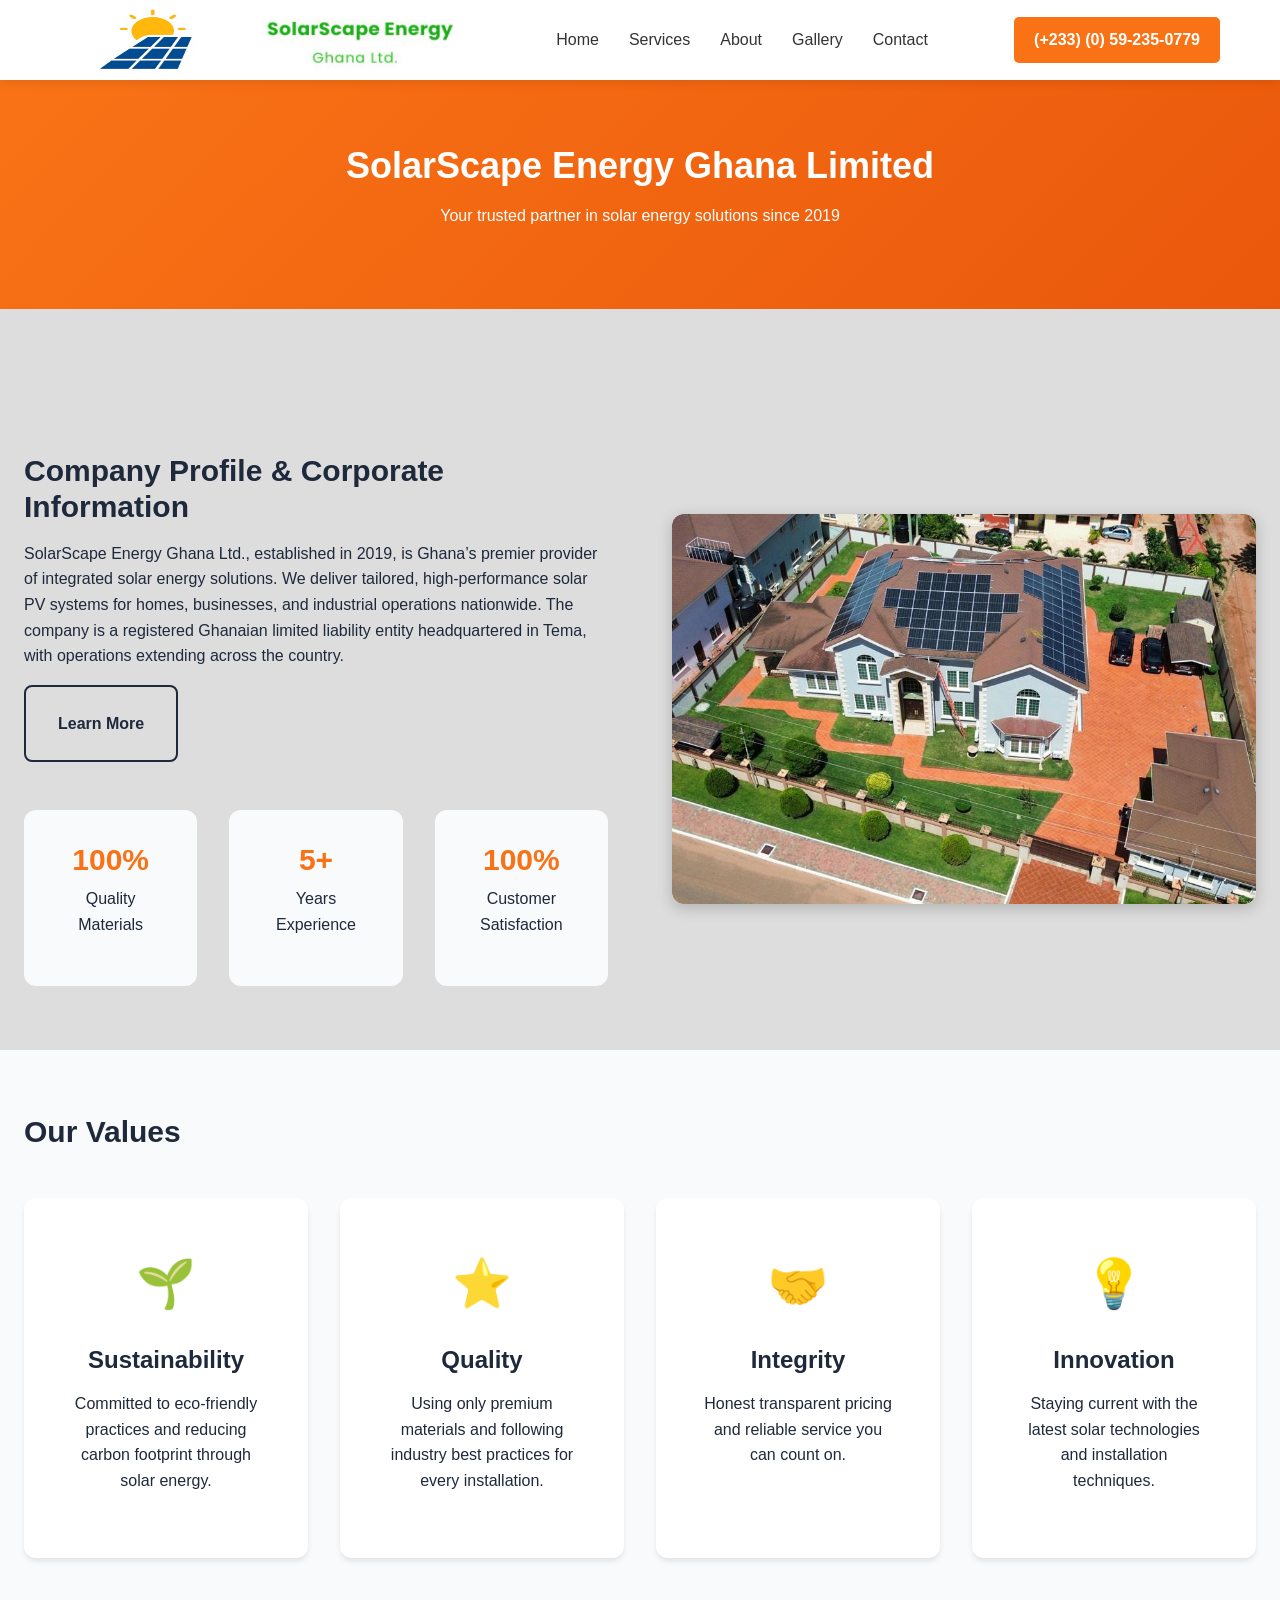
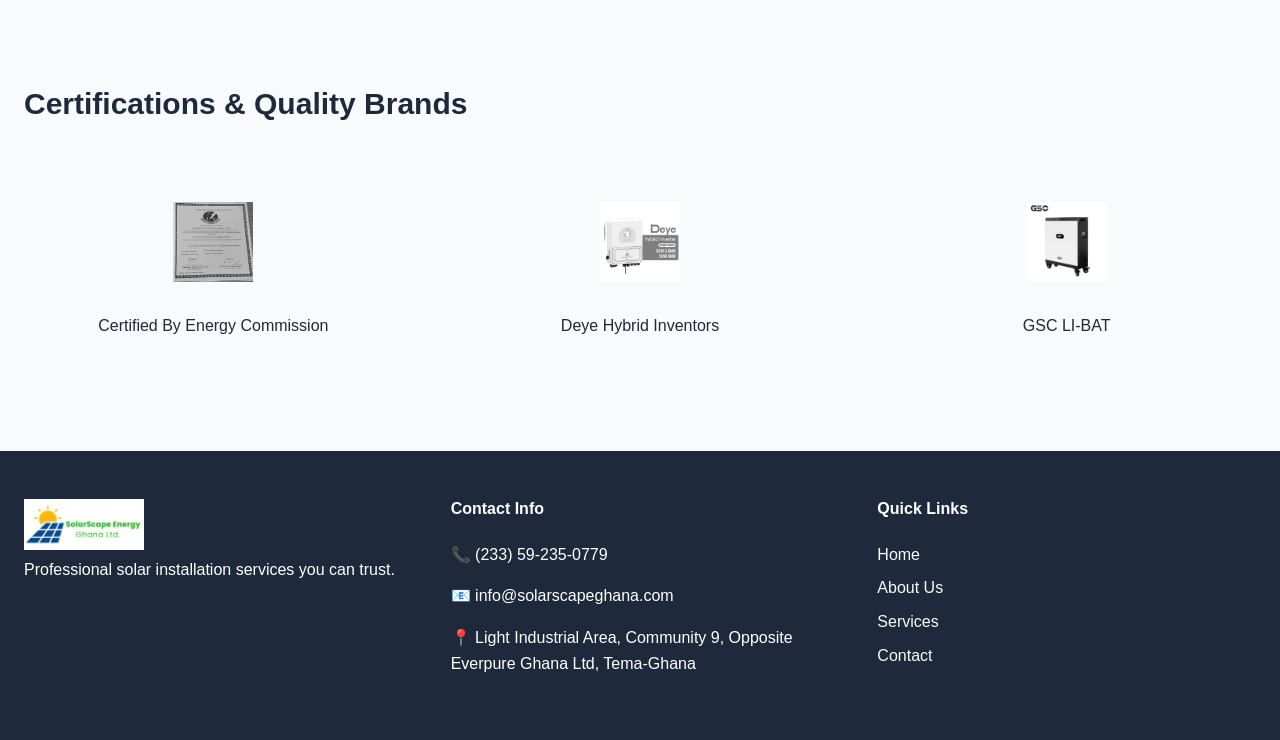
<file: About page.html>
<!DOCTYPE html>
<html lang="en">
<head>
    <meta charset="UTF-8">
    <meta name="viewport" content="width=device-width, initial-scale=1.0">
    <title>About Us | SolarScape Energy Ghana Ltd</title>
    <meta name="description" content="Learn about SolarScape Energy Ghana Ltd - your trusted solar energy partner with years of experience in professional solar installations.">
    

     <link rel="stylesheet" href="moblie.css">
    <link rel="stylesheet" href="variables.css">
    <link rel="stylesheet" href="style.css">
    <link rel="stylesheet" href="responsive.css">
</head>
<body>
    <!-- Navigation -->
    <!-- NAVIGATION -->
    <nav class="navbar">
        <div class="nav-container">
            <!-- Logo - Different sizes for different devices -->
            <div class="nav-logo">
                <img src="images/logo.jpg" alt="SolarScape Energy" class="logo-desktop" style="height: 80px;">
                <img src="images/logo.jpg" alt="SolarScape Energy" class="logo-mobile" style="height: 60px;">
                <img src="images/logo.jpg" alt="SolarScape Energy" class="logo-tablet" style="height: 70px;">

                 <img src="images/logo2.jpg" alt="SolarScape Energy" class="logo-desktop" style="width: 230px;">
                <img src="images/logo2.jpg" alt="SolarScape Energy" class="logo-mobile" style="width: 200px;">
                <img src="images/logo2.jpg" alt="SolarScape Energy" class="logo-tablet" style="width: 200px;">
            </div>

            <!-- Desktop Menu -->
            <ul class="nav-menu">
                <li class="nav-item"><a href="index.html" class="nav-link">Home</a></li>

                 <li class="nav-item"><a href="service page.html" class="nav-link">Services</a></li>
                <li class="nav-item"><a href="About page.html" class="nav-link">About</a></li>
               
                <li class="nav-item"><a href="Gallery page.html" class="nav-link">Gallery</a></li>
                <li class="nav-item"><a href="Contact Us page.html" class="nav-link">Contact</a></li>
            </ul>

            <!-- Desktop Contact -->
            <div class="nav-contact">
                <a href="tel:+233-59-235-0779" class="phone-link">(+233) (0) 59-235-0779</a>
            </div>

            <!-- Mobile Hamburger -->
            <div class="hamburger">
                <span class="bar"></span>
                <span class="bar"></span>
                <span class="bar"></span>
            </div>
        </div>
    </nav>

    <!-- About Hero Section -->
    <section class="page-hero">
        <div class="container">
            <h1>SolarScape Energy Ghana Limited</h1>
            <p>Your trusted partner in solar energy solutions since 2019</p>
        </div>
    </section>

    <!-- Our Story -->
    <section class="about-story">
        <div class="container">
            <div class="story-grid">
                <div class="story-content">
                    <h2>Company Profile & Corporate Information</h2>
                    <p> SolarScape Energy Ghana Ltd., established in 2019, is Ghana’s premier provider of integrated 
                        solar energy solutions. We deliver tailored, high-performance solar PV systems for homes, 
                        businesses, and industrial operations nationwide. The company is a registered Ghanaian 
                        limited liability entity headquartered in Tema, with operations extending across the country.</p>
                      <div class="hero-buttons">
             <a href="details.html" class="btn btn-secondary">Learn More</a>
    </div>
                    <div class="stats-grid">
                        <div class="stat-item">
                            <h3>100%</h3>
                            <p>Quality Materials</p>
                        </div>
                        <div class="stat-item">
                            <h3>5+</h3>
                            <p>Years Experience</p>
                        </div>
                        <div class="stat-item">
                            <h3>100%</h3>
                            <p>Customer Satisfaction</p>
                        </div>
                    </div>
                </div>
 <div class="hero-background">
            <div class="bg-slide active">
                <img src="images/main.jpg" alt="Solar installation" loading="eager">
            </div>
            <div class="bg-slide">
                <img src="images/res 4.jpg" alt="Solar panels" loading="lazy">
            </div>
            <div class="bg-slide">
                <img src="images/com1.jpg" alt="Solar energy" loading="lazy">
            </div>
            <div class="bg-slide">
                <img src="images/res 2.jpg" alt="Solar system" loading="lazy">
            </div>
             <div class="bg-slide">
                <img src="images/com4.jpg" alt="Solar installation" loading="eager">
            </div>
            <div class="bg-slide">
                <img src="images/com3.jpg" alt="Solar panels" loading="lazy">
            </div>
            <div class="bg-slide">
                <img src="images/mat1.jpg" alt="Solar installation" loading="eager">
            </div>
            <div class="bg-slide">
                <img src="images/team.jpg" alt="Solar panels" loading="lazy">
            </div>
            <div class="bg-slide">
                <img src="images/team2.jpg" alt="Solar energy" loading="lazy">
            </div>
            <div class="bg-slide">
                <img src="images/gid 1.jpg" alt="Solar system" loading="lazy">
            </div>
            <div class="bg-slide">
                <img src="images/bat1.jpg" alt="Solar energy" loading="lazy">
            </div>
            <div class="bg-slide">
                <img src="images/bat2.jpg" alt="Solar system" loading="lazy"></div>
                 <div class="bg-slide">
                <img src="images/inv1.jpg" alt="Solar installation" loading="eager">
            </div>
            <div class="bg-slide">
                <img src="images/team.jpg" alt="Solar panels" loading="lazy">
            </div>
            <div class="bg-slide">
                <img src="images/res6.jpg" alt="Solar energy" loading="lazy">
            </div>
            <div class="bg-slide">
                <img src="images/inv2.jpg" alt="Solar system" loading="lazy">
            </div>
            </div>
        </div>
                <!--<div class="story-image">
                    <img src="images/pic 3.jpg" alt="SolarScape team" loading="lazy">
                </div>
            </div>-->
        </div>
    </section>

    <!-- Our Values -->
    <section class="our-values">
        <div class="container">
            <h2>Our Values</h2>
            <div class="values-grid">
                <div class="value-card">
                    <div class="value-icon">🌱</div>
                    <h3>Sustainability</h3>
                    <p>Committed to eco-friendly practices and reducing carbon footprint through solar energy.</p>
                </div>
                <div class="value-card">
                    <div class="value-icon">⭐</div>
                    <h3>Quality</h3>
                    <p>Using only premium materials and following industry best practices for every installation.</p>
                </div>
                <div class="value-card">
                    <div class="value-icon">🤝</div>
                    <h3>Integrity</h3>
                    <p>Honest transparent pricing and reliable service you can count on.</p>
                </div>
                <div class="value-card">
                    <div class="value-icon">💡</div>
                    <h3>Innovation</h3>
                    <p>Staying current with the latest solar technologies and installation techniques.</p>
                </div>
            </div>
        </div>
    </section>


    <!-- Certifications -->
    <section class="certifications">
        <div class="container">
            <h2>Certifications & Quality Brands</h2>
            <div class="certs-grid">
                <div class="cert-item">
                    <img src="images/certif.jpg" alt="NAITAP Certified" loading="lazy">
                    <p>Certified By Energy Commission</p>
                </div>
                <div class="cert-item">
                    <img src="images/pic 15.jpg" alt="Quality Partner" loading="lazy">
                    <p>Deye Hybrid Inventors</p>
                </div>
                <div class="cert-item">
                    <img src="images/pic 9.jpg" alt="Energy Star Partner" loading="lazy">
                    <p>GSC LI-BAT</p>
                </div>
            </div>
        </div>
    </section>

    <!-- Footer -->
    <footer class="footer">
        <div class="container">
            <div class="footer-content">
                <div class="footer-section">
                    <img src="images/buttom logo.jpg" alt="SunPower Solar" width="120" height="40">
                    <p>Professional solar installation services you can trust.</p>
                </div>
                <div class="footer-section">
                    <h4>Contact Info</h4>
                    <p>📞 (233) 59-235-0779</p>
                    <p>📧 info@solarscapeghana.com</p>
                    <p>📍 Light Industrial Area, Community 9, Opposite Everpure Ghana Ltd, Tema-Ghana</p>
                </div>
                <div class="footer-section">
                    <h4>Quick Links</h4>
                    <a href="index.html">Home</a>
                    <a href="About page.html">About Us</a>
                    <a href="services.html">Services</a>
                    <a href="contact.html">Contact</a>
                </div>
            </div>
        </div>
    </footer>


    <script src="mobile.js"></script>
    <script src="main.js"></script>
     <script src="slide.js"></script>
</body>

</html>
</file>
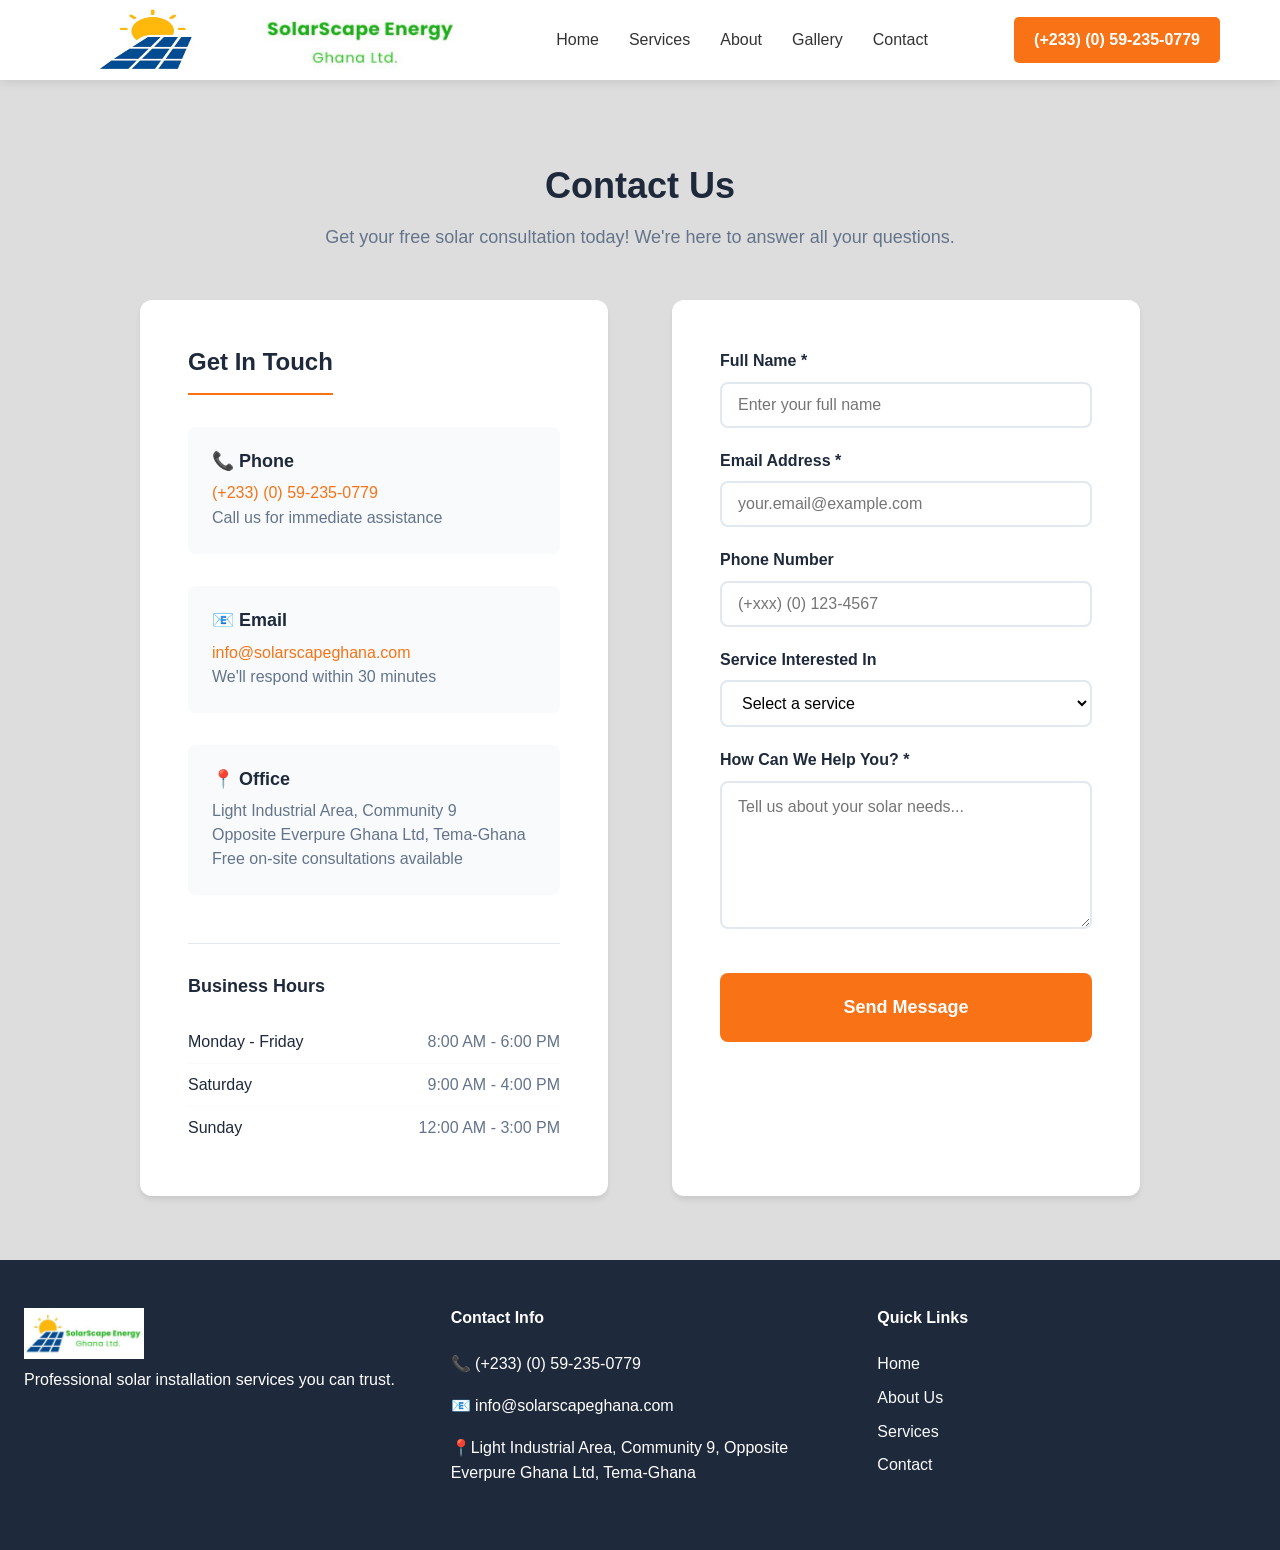
<file: Contact Us page.html>
<!DOCTYPE html>
<html lang="en">
<head>
    <meta charset="UTF-8">
    <meta name="viewport" content="width=device-width, initial-scale=1.0">
    <title>Contact Us | SolarScape Energy Ghana limited</title>
    <meta name="description" content="Contact SolarScape Energy Ghana Ltd for professional solar installation services. Get your free consultation today!">
    
    <link rel="stylesheet" href="style.css">
      <link rel="stylesheet" href="moblie.css">
    <link rel="stylesheet" href="variables.css">
    <link rel="stylesheet" href="contact page.css">
    <link rel="stylesheet" href="responsive.css">
</head>
<body>
    <!-- Navigation (same as index.html) -->
  
 <!-- NAVIGATION -->
    <nav class="navbar">
        <div class="nav-container">
            <!-- Logo - Different sizes for different devices -->
             <div class="nav-logo">
                <img src="images/logo.jpg" alt="SolarScape Energy" class="logo-desktop" style="height: 80px;">
                <img src="images/logo.jpg" alt="SolarScape Energy" class="logo-mobile" style="height: 60px;">
                <img src="images/logo.jpg" alt="SolarScape Energy" class="logo-tablet" style="height: 70px;">

                 <img src="images/logo2.jpg" alt="SolarScape Energy" class="logo-desktop" style="width: 230px;">
                <img src="images/logo2.jpg" alt="SolarScape Energy" class="logo-mobile" style="width: 200px;">
                <img src="images/logo2.jpg" alt="SolarScape Energy" class="logo-tablet" style="width: 200px;">
            </div>

            <!-- Desktop Menu -->
            <ul class="nav-menu">
                <li class="nav-item"><a href="index.html" class="nav-link">Home</a></li>
                 <li class="nav-item"><a href="service page.html" class="nav-link">Services</a></li>
                <li class="nav-item"><a href="About page.html" class="nav-link">About</a></li>
               
                <li class="nav-item"><a href="Gallery page.html" class="nav-link">Gallery</a></li>
                <li class="nav-item"><a href="Contact Us page.html" class="nav-link">Contact</a></li>
            </ul>

            <!-- Desktop Contact -->
            <div class="nav-contact">
                <a href="tel:+233-59-235-0779" class="phone-link">(+233) (0) 59-235-0779</a>
            </div>

            <!-- Mobile Hamburger -->
            <div class="hamburger">
                <span class="bar"></span>
                <span class="bar"></span>
                <span class="bar"></span>
            </div>
        </div>
    </nav>

    <!-- Contact Section -->
    <section class="contact-section">
        <div class="container">
            <h1 style="margin-top: 20px;">Contact Us</h1>
            <p>Get your free solar consultation today! We're here to answer all your questions.</p>
            
            <div class="contact-grid">
                <!-- Contact Information -->
                <div class="contact-info">
                    <h2>Get In Touch</h2>
                    
                    <div class="contact-item">
                        <h3>📞 Phone</h3>
                        <a href="tel:+233-59-235-0779">(+233) (0) 59-235-0779</a>
                        <p>Call us for immediate assistance</p>
                    </div>
                    
                    <div class="contact-item">
                        <h3>📧 Email</h3>
                        <a href="mailto:info@solarscapeghana.com">info@solarscapeghana.com</a>
                        <p>We'll respond within  30 minutes</p>
                    </div>
                    
                    <div class="contact-item">
                        <h3>📍 Office</h3>
                        <p>Light Industrial Area, Community 9<br>Opposite Everpure Ghana Ltd, Tema-Ghana</p>
                        <p>Free on-site consultations available</p>
                    </div>

                    <!-- Business Hours -->
                    <div class="business-hours">
                        <h3>Business Hours</h3>
                        <ul class="hours-list">
                            <li class="hours-item">
                                <span class="hours-day">Monday - Friday</span>
                                <span class="hours-time">8:00 AM - 6:00 PM</span>
                            </li>
                            <li class="hours-item">
                                <span class="hours-day">Saturday</span>
                                <span class="hours-time">9:00 AM - 4:00 PM</span>
                            </li>
                            <li class="hours-item">
                                <span class="hours-day">Sunday</span>
                                <span class="hours-time">12:00 AM - 3:00 PM</span>
                            </li>
                        </ul>
                    </div>

                   
                </div>
                

       <form class="contact-form" name="contact" method="POST" netlify>
    <input type="hidden" name="form-name" value="contact">
    
    <div class="form-group">
        <label for="name">Full Name *</label>
        <input type="text" id="name" name="name" required placeholder="Enter your full name">
    </div>
    
    <div class="form-group">
        <label for="email">Email Address *</label>
        <input type="email" id="email" name="email" required placeholder="your.email@example.com">
    </div>
    
    <div class="form-group">
        <label for="phone">Phone Number</label>
        <input type="tel" id="phone" name="phone" placeholder="(+xxx) (0) 123-4567">
    </div>

    <div class="form-group">
        <label for="service">Service Interested In</label>
        <select id="service" name="service">
            <option value="">Select a service</option>
            <option value="residential">Residential Solar</option>
            <option value="commercial">Commercial Solar</option>
            <option value="battery">Battery Storage</option>
            <option value="maintenance">Maintenance</option>
            <option value="other">Other</option>
        </select>
    </div>
    
    <div class="form-group">
        <label for="message">How Can We Help You? *</label>
        <textarea id="message" name="message" rows="5" required placeholder="Tell us about your solar needs..."></textarea>
    </div>
    
    <button type="submit" class="btn btn-primary">Send Message</button>
</form>         

              <!---<form class="contact-form">
                    <div class="form-group">
                        <label for="name">Full Name *</label>
                        <input type="text" id="name" name="name" required placeholder="Enter your full name">
                    </div>
                    
                    <div class="form-group">
                        <label for="email">Email Address *</label>
                        <input type="email" id="email" name="email" required placeholder="your.email@example.com">
                    </div>
                    
                    <div class="form-group">
                        <label for="phone">Phone Number</label>
                        <input type="tel" id="phone" name="phone" placeholder="(+233)(0) 123-4567">
                    </div>

                    <div class="form-group">
                        <label for="service">Service Interested In</label>
                        <select id="service" name="service">
                            <option value="">Select a service</option>
                            <option value="residential">Residential Solar</option>
                            <option value="commercial">Commercial Solar</option>
                            <option value="battery">Battery Storage</option>
                            <option value="maintenance">Maintenance</option>
                            <option value="other">Other</option>
                        </select>
                    </div>
                    
                    <div class="form-group">
                        <label for="message">How Can We Help You? *</label>
                        <textarea id="message" name="message" rows="5" required placeholder="Tell us about your solar needs, property details, or any questions you have..."></textarea>
                    </div>
                    
                    <button type="submit" class="btn btn-primary">Send Message</button>
                </form>-->
            </div>
        </div>
    </section>

    <!-- Footer (same as index.html) -->
    <footer class="footer">
        <div class="container">
            <div class="footer-content">
                <div class="footer-section">
                    <img src="images/buttom logo.jpg" alt="SolarScape Energy Ghana limited" width="120" height="40">
                    <p>Professional solar installation services you can trust.</p>
                </div>
                <div class="footer-section">
                    <h4>Contact Info</h4>
                    <p>📞 (+233) (0) 59-235-0779</p>
                    <p>📧 info@solarscapeghana.com</p>
                    <p>📍Light Industrial Area, Community 9, Opposite Everpure Ghana Ltd, Tema-Ghana
                    </p>
                </div>
                <div class="footer-section">
                    <h4>Quick Links</h4>
                    <a href="index.html">Home</a>
                    <a href="About page.html page.html">About Us</a>
                    <a href="service page.html">Services</a>
                    <a href="Contact Us page.html">Contact</a>
                </div>
            </div>
        </div>
    </footer>

    <script src="main.js"></script>
     <script src="mobile.js"></script>
</body>
</html>
</file>
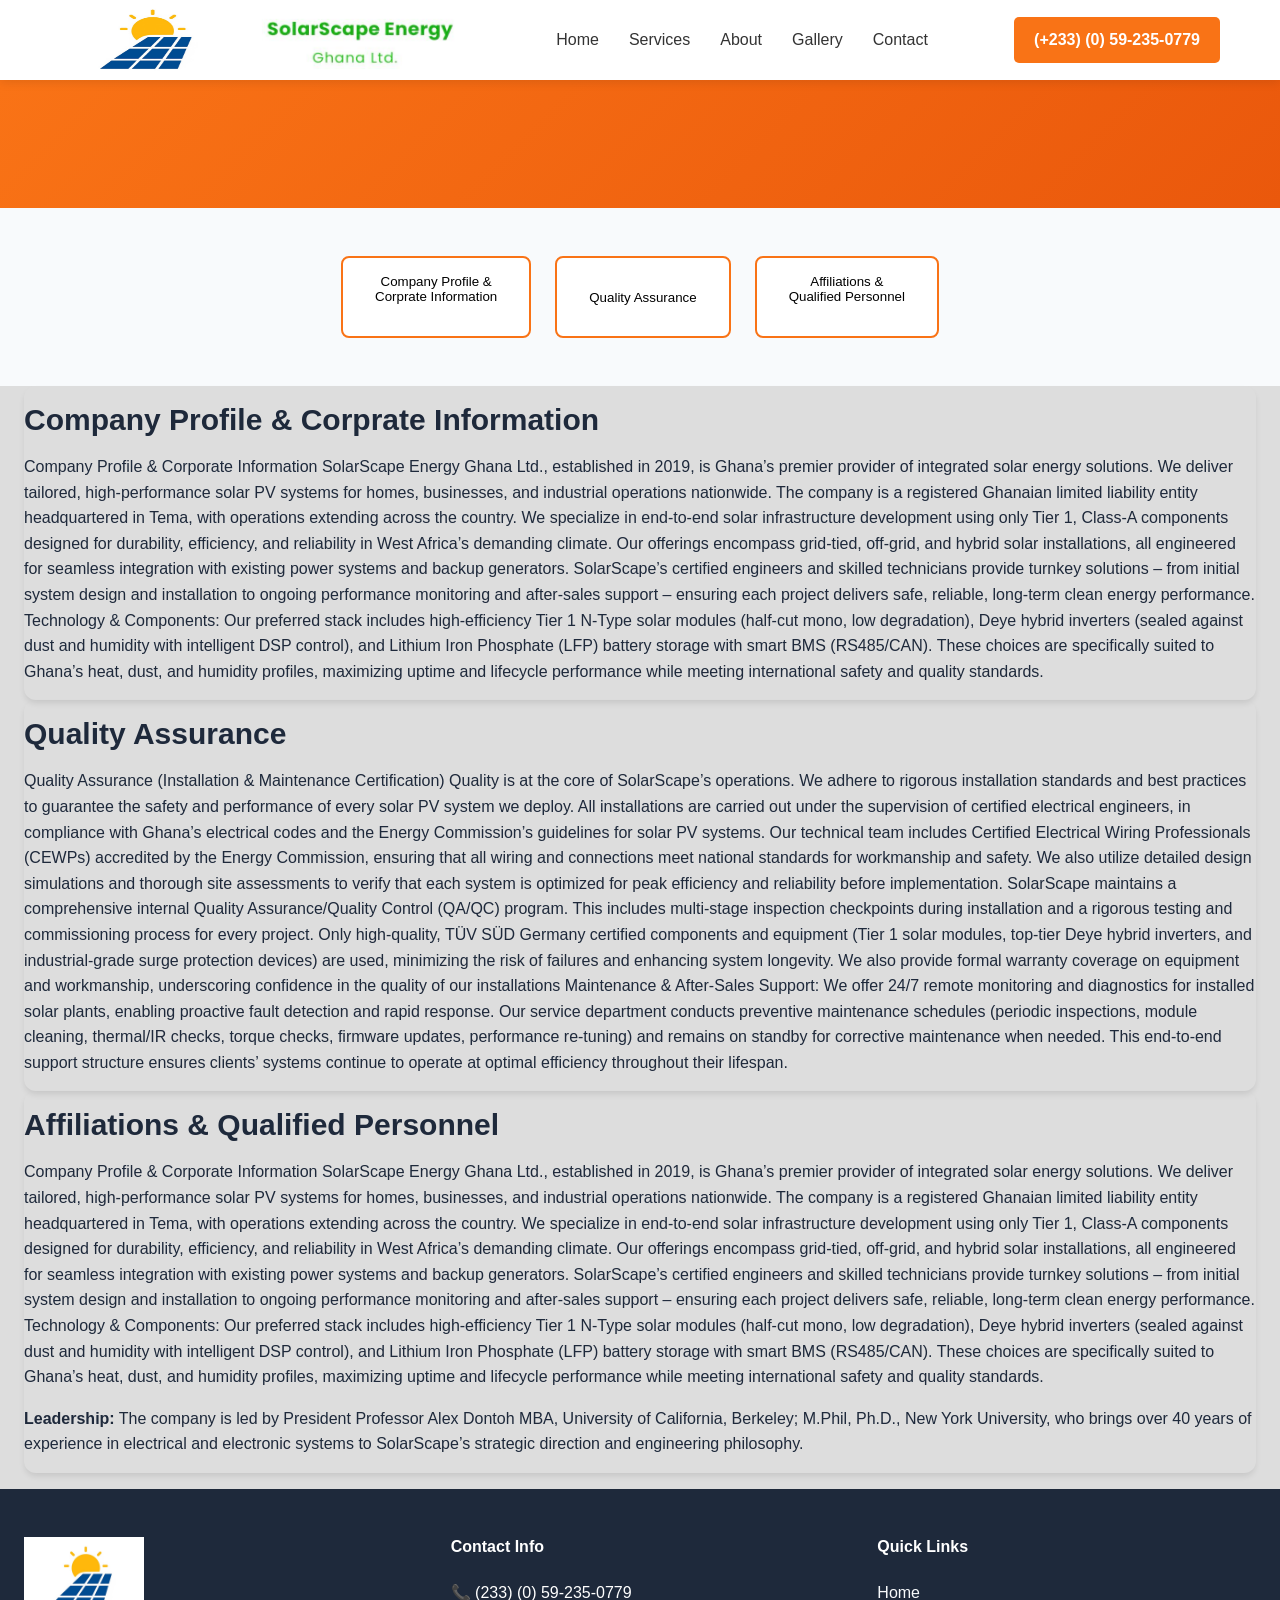
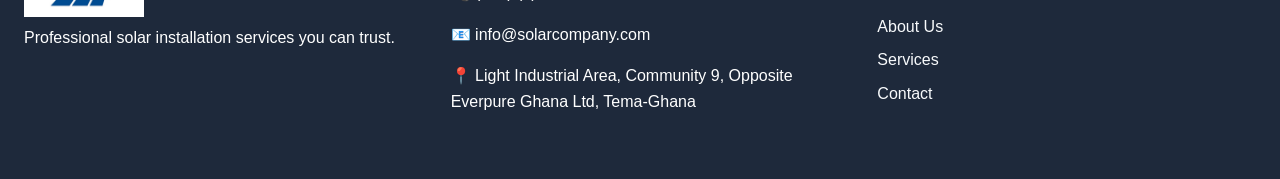
<file: details.html>
<!DOCTYPE html>
<html lang="en">
<head>
    <meta charset="UTF-8">
    <meta name="viewport" content="width=device-width, initial-scale=1.0">
    <title>Our Gallery | SunPower Solar</title>
    <meta name="description" content="View our completed solar installation projects and see the quality of our work in residential and commercial settings.">
    
     <link rel="stylesheet" href="moblie.css">
    <link rel="stylesheet" href="variables.css">
      <link rel="stylesheet" href="details.html">
    <link rel="stylesheet" href="style.css">
    <link rel="stylesheet" href="responsive.css">
</head>
<body>
    <!-- Navigation -->
    
 <!-- NAVIGATION -->
    <nav class="navbar">
        <div class="nav-container">
            <!-- Logo - Different sizes for different devices -->
            <div class="nav-logo">
                <img src="images/logo.jpg" alt="SolarScape Energy" class="logo-desktop" style="height: 80px;">
                <img src="images/logo.jpg" alt="SolarScape Energy" class="logo-mobile" style="height: 60px;">
                <img src="images/logo.jpg" alt="SolarScape Energy" class="logo-tablet" style="height: 70px;">

                 <img src="images/logo2.jpg" alt="SolarScape Energy" class="logo-desktop" style="width: 230px;">
                <img src="images/logo2.jpg" alt="SolarScape Energy" class="logo-mobile" style="width: 200px;">
                <img src="images/logo2.jpg" alt="SolarScape Energy" class="logo-tablet" style="width: 200px;">
            </div>
            <!-- Desktop Menu -->
            <ul class="nav-menu">
                <li class="nav-item"><a href="index.html" class="nav-link">Home</a></li>

                <li class="nav-item"><a href="service page.html" class="nav-link">Services</a></li>
                <li class="nav-item"><a href="About page.html" class="nav-link">About</a></li>
                
                <li class="nav-item"><a href="Gallery page.html" class="nav-link">Gallery</a></li>
                <li class="nav-item"><a href="Contact Us page.html" class="nav-link">Contact</a></li>
            </ul>

            <!-- Desktop Contact -->
            <div class="nav-contact">
                <a href="tel:+233-59-235-0779" class="phone-link">(+233) (0) 59-235-0779</a>
            </div>

            <!-- Mobile Hamburger -->
            <div class="hamburger">
                <span class="bar"></span>
                <span class="bar"></span>
                <span class="bar"></span>
            </div>
        </div>
    </nav>
    <!-- Gallery Hero -->
    <section class="page-hero">
    </section>
 <!-- Gallery Filters -->
    <section class="gallery-filters">
        <div class="container">
            <div class="filter-buttons">
                <button class="filter-btn" data-filter="residential">Company Profile & <p>Corprate Information</p></button>
                <button class="filter-btn" data-filter="commercial">Quality Assurance</button>
                <button class="filter-btn" data-filter="battery">Affiliations & <p>Qualified Personnel</p></button>
            </div>
        </div>
    </section>


    
    <!-- Gallery Grid -->
    <section class="gallery-grid-section1">
        <div class="container">
            <div class="gallery-grid1">
                <!-- Residential Projects -->
                <div class="gallery-item residential" data-category="residential">
                     <h3></h3>
                    <h3></h3>
                     <h3></h3>
                    <h3></h3>
                    <h2 class="come">Company Profile & Corprate Information</h2>
                          <p>Company Profile & Corporate Information
SolarScape Energy Ghana Ltd., established in 2019, is Ghana’s premier provider of integrated 
solar energy solutions. We deliver tailored, high-performance solar PV systems for homes, 
businesses, and industrial operations nationwide. The company is a registered Ghanaian 
limited liability entity headquartered in Tema, with operations extending across the country.
We specialize in end-to-end solar infrastructure development using only Tier 1, Class-A 
components designed for durability, efficiency, and reliability in West Africa’s demanding 
climate. Our offerings encompass grid-tied, off-grid, and hybrid solar installations, all 
engineered for seamless integration with existing power systems and backup generators. 
SolarScape’s certified engineers and skilled technicians provide turnkey solutions – from 
initial system design and installation to ongoing performance monitoring and after-sales 
support – ensuring each project delivers safe, reliable, long-term clean energy performance.
Technology & Components: Our preferred stack includes high-efficiency Tier 1 N-Type solar 
modules (half-cut mono, low degradation), Deye hybrid inverters (sealed against dust and 
humidity with intelligent DSP control), and Lithium Iron Phosphate (LFP) battery storage 
with smart BMS (RS485/CAN). These choices are specifically suited to Ghana’s heat, dust, 
and humidity profiles, maximizing uptime and lifecycle performance while meeting 
international safety and quality standards.
</p>
                </div>
                

                <!-- Commercial Projects -->
                <div class="gallery-item commercial" data-category="commercial">
                    <h3></h3>
                    <h3></h3>
                    <h2 class="come">Quality Assurance</h2>
                <p>
                   Quality Assurance (Installation & Maintenance Certification)
Quality is at the core of SolarScape’s operations. We adhere to rigorous installation 
standards and best practices to guarantee the safety and performance of every solar PV 
system we deploy. All installations are carried out under the supervision of certified 
electrical engineers, in compliance with Ghana’s electrical codes and the Energy 
Commission’s guidelines for solar PV systems. Our technical team includes Certified 
Electrical Wiring Professionals (CEWPs) accredited by the Energy Commission, ensuring 
that all wiring and connections meet national standards for workmanship and safety. We 
also utilize detailed design simulations and thorough site assessments to verify that each 
system is optimized for peak efficiency and reliability before implementation.
SolarScape maintains a comprehensive internal Quality Assurance/Quality Control (QA/QC) 
program. This includes multi-stage inspection checkpoints during installation and a 
rigorous testing and commissioning process for every project. Only high-quality, TÜV SÜD 
Germany certified components and equipment (Tier 1 solar modules, top-tier Deye hybrid 
inverters, and industrial-grade surge protection devices) are used, minimizing the risk of 
failures and enhancing system longevity. We also provide formal warranty coverage on 
equipment and workmanship, underscoring confidence in the quality of our installations
 Maintenance & After-Sales Support: We offer 24/7 remote monitoring and diagnostics for 
installed solar plants, enabling proactive fault detection and rapid response. Our service 
department conducts preventive maintenance schedules (periodic inspections, module 
cleaning, thermal/IR checks, torque checks, firmware updates, performance re-tuning) and 
remains on standby for corrective maintenance when needed. This end-to-end support 
structure ensures clients’ systems continue to operate at optimal efficiency throughout their 
lifespan.

                </p>
                 
              </div>  
                

                <!-- Battery Storage -->
                <div class="gallery-item battery" data-category="battery">
                     <h3></h3>
                        <h3></h3>
                     <h2 class="come">Affiliations & Qualified Personnel</h2>

                    <p>Company Profile & Corporate Information
SolarScape Energy Ghana Ltd., established in 2019, is Ghana’s premier provider of integrated 
solar energy solutions. We deliver tailored, high-performance solar PV systems for homes, 
businesses, and industrial operations nationwide. The company is a registered Ghanaian 
limited liability entity headquartered in Tema, with operations extending across the country.
We specialize in end-to-end solar infrastructure development using only Tier 1, Class-A 
components designed for durability, efficiency, and reliability in West Africa’s demanding 
climate. Our offerings encompass grid-tied, off-grid, and hybrid solar installations, all 
engineered for seamless integration with existing power systems and backup generators. 
SolarScape’s certified engineers and skilled technicians provide turnkey solutions – from 
initial system design and installation to ongoing performance monitoring and after-sales 
support – ensuring each project delivers safe, reliable, long-term clean energy performance.
Technology & Components: Our preferred stack includes high-efficiency Tier 1 N-Type solar 
modules (half-cut mono, low degradation), Deye hybrid inverters (sealed against dust and 
humidity with intelligent DSP control), and Lithium Iron Phosphate (LFP) battery storage 
with smart BMS (RS485/CAN). These choices are specifically suited to Ghana’s heat, dust, 
and humidity profiles, maximizing uptime and lifecycle performance while meeting 
international safety and quality standards.</p>
<p><b>Leadership:</b> The company is led by President Professor Alex Dontoh MBA, University of 
California, Berkeley; M.Phil, Ph.D., New York University, who brings over 40 years of 
experience in electrical and electronic systems to SolarScape’s strategic direction and 
engineering philosophy.</p>
                    
                </div>
            </div>
        </div>
    </section>


<h2></h2>

<h2></h2>

<h2></h2>

    <!-- Footer -->
    <footer class="footer">
        <div class="container">
            <div class="footer-content">
                <div class="footer-section">
                    <img src="images/logo.jpg" alt="SunPower Solar" width="120" height="40">
                    <p>Professional solar installation services you can trust.</p>
                </div>
                <div class="footer-section">
                    <h4>Contact Info</h4>
                    <p>📞 (233) (0) 59-235-0779</p>
                    <p>📧 info@solarcompany.com</p>
                    <p>📍 Light Industrial Area, Community 9, Opposite Everpure Ghana Ltd, Tema-Ghana</p>
                </div>
                <div class="footer-section">
                    <h4>Quick Links</h4>
                    <a href="index.html">Home</a>
                    <a href="About page.html">About Us</a>
                    <a href="Service page.html">Services</a>
                    <a href="Contact Us page.html">Contact</a>
                </div>
            </div>
        </div>
    </footer>

    <script src="mobile.js"></script> 
    <script src="main.js"></script>
    <script src="gallery.js"></script>
</body>
</html>
</file>
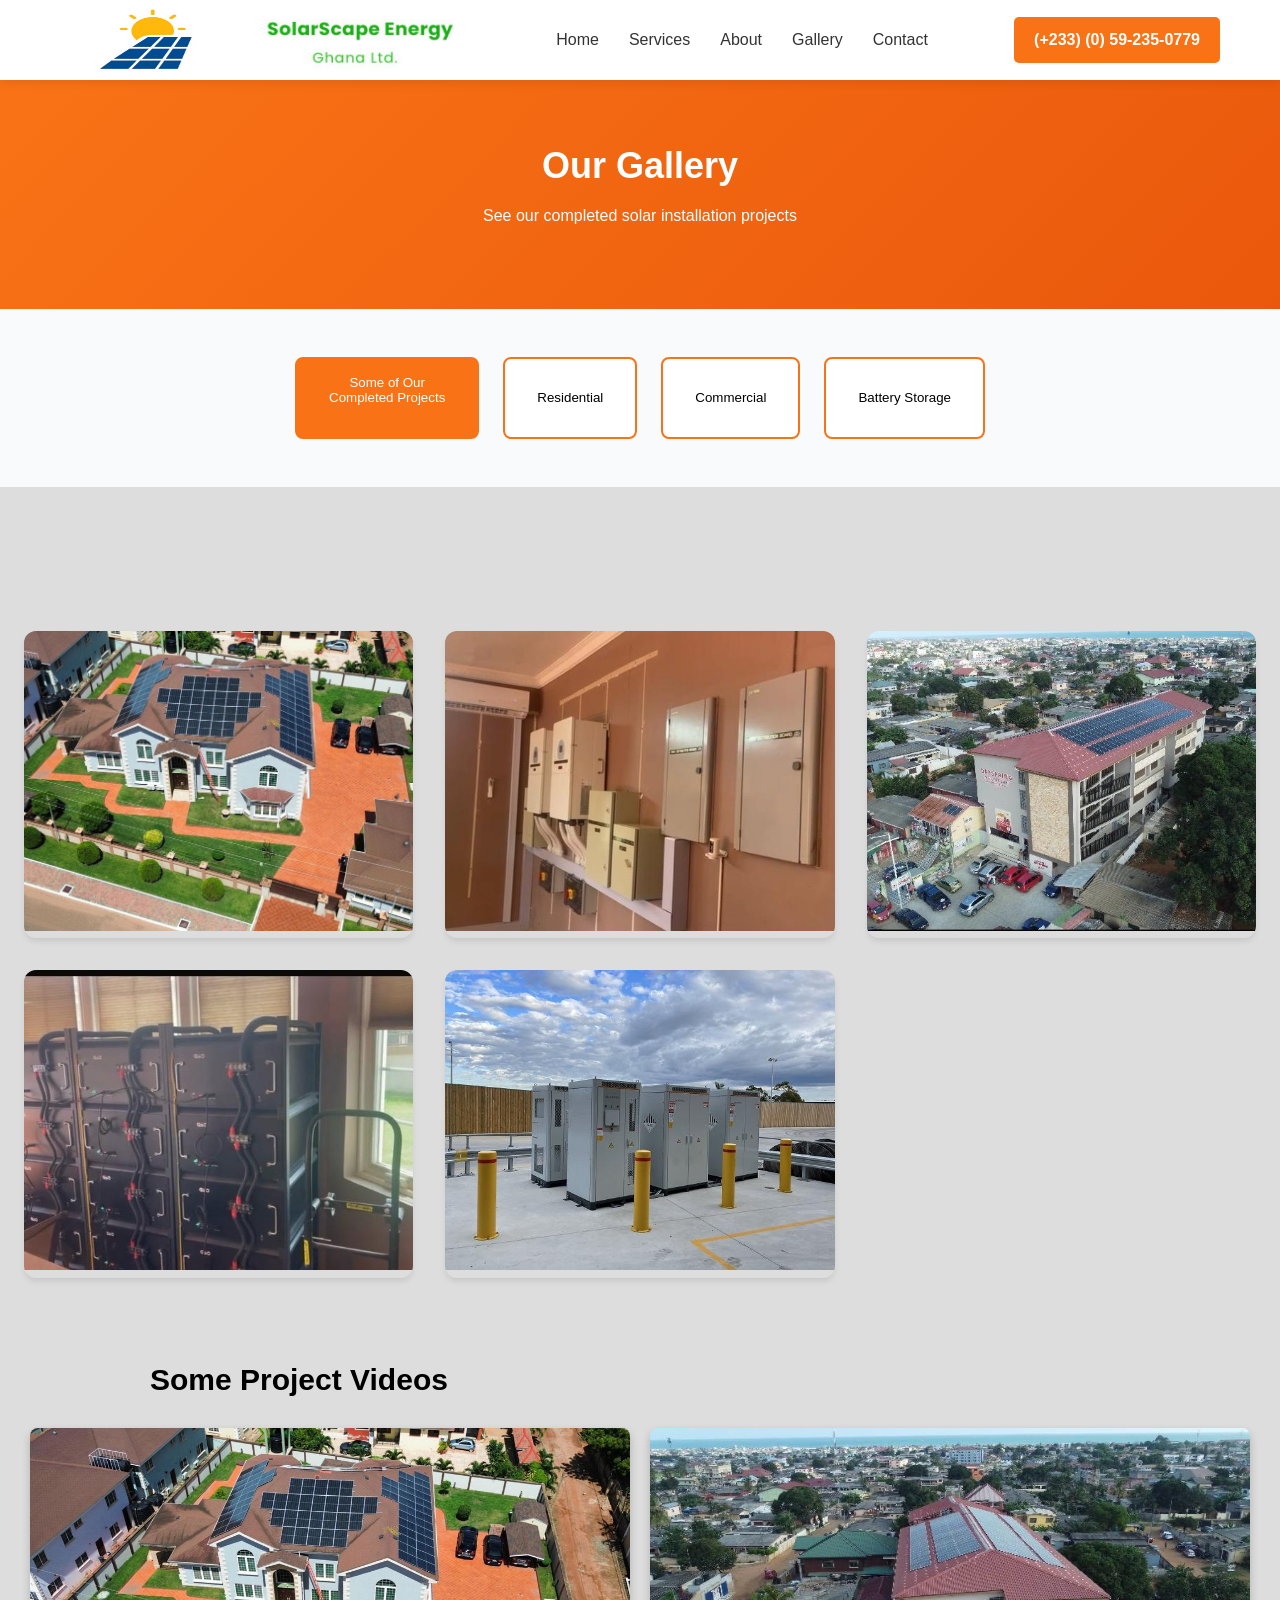
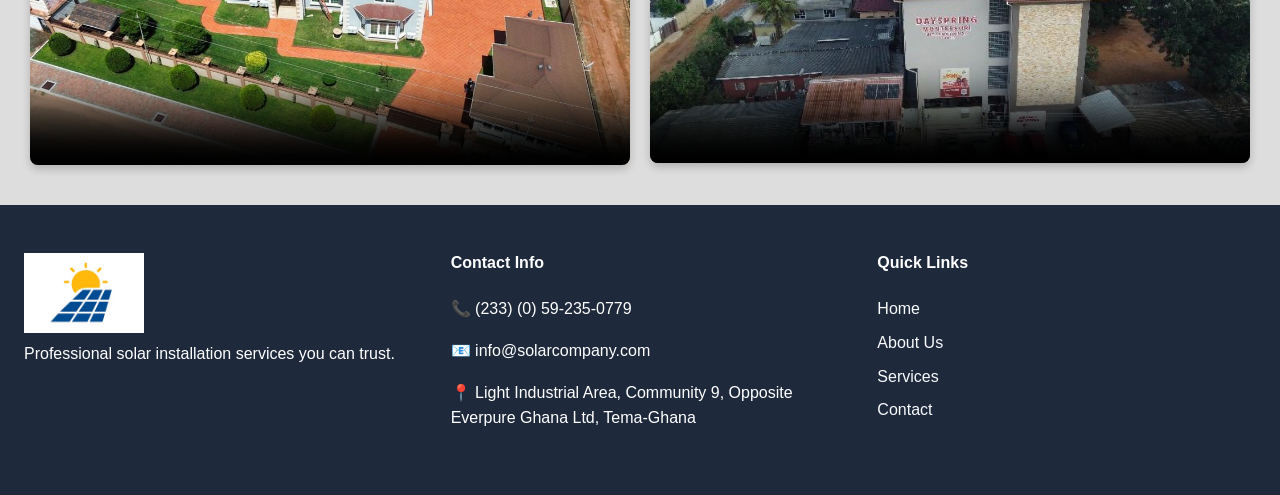
<file: Gallery page.html>
<!DOCTYPE html>
<html lang="en">
<head>
    <meta charset="UTF-8">
    <meta name="viewport" content="width=device-width, initial-scale=1.0">
    <title>Our Gallery | SolarScape Energy Ghana Limited</title>
    <meta name="description" content="View our completed solar installation projects and see the quality of our work in residential and commercial settings.">
    
    <link rel="stylesheet" href="variables.css">
     <link rel="stylesheet" href="moblie.css">
    <link rel="stylesheet" href="style.css">
    <link rel="stylesheet" href="responsive.css">
</head>
<body>
    <!-- Navigation -->
   
 <!-- NAVIGATION -->
    <nav class="navbar">
        <div class="nav-container">
            <!-- Logo - Different sizes for different devices -->
         
 <div class="nav-logo">
                <img src="images/logo.jpg" alt="SolarScape Energy" class="logo-desktop" style="height: 80px;">
                <img src="images/logo.jpg" alt="SolarScape Energy" class="logo-mobile" style="height: 60px;">
                <img src="images/logo.jpg" alt="SolarScape Energy" class="logo-tablet" style="height: 70px;">

                 <img src="images/logo2.jpg" alt="SolarScape Energy" class="logo-desktop" style="width: 230px;">
                <img src="images/logo2.jpg" alt="SolarScape Energy" class="logo-mobile" style="width: 200px;">
                <img src="images/logo2.jpg" alt="SolarScape Energy" class="logo-tablet" style="width: 200px;">
            </div>
            <!-- Desktop Menu -->
            <ul class="nav-menu">
                <li class="nav-item"><a href="index.html" class="nav-link">Home</a></li>
                 <li class="nav-item"><a href="service page.html" class="nav-link">Services</a></li>
                <li class="nav-item"><a href="About page.html" class="nav-link">About</a></li>
               
                <li class="nav-item"><a href="Gallery page.html" class="nav-link">Gallery</a></li>
                <li class="nav-item"><a href="Contact Us page.html" class="nav-link">Contact</a></li>
            </ul>

            <!-- Desktop Contact -->
            <div class="nav-contact">
                <a href="tel:+233-59-235-0779" class="phone-link">(+233) (0) 59-235-0779</a>
            </div>

            <!-- Mobile Hamburger -->
            <div class="hamburger">
                <span class="bar"></span>
                <span class="bar"></span>
                <span class="bar"></span>
            </div>
        </div>
    </nav>


    <!-- Gallery Hero -->
    <section class="page-hero">
        <div class="container">
            <h1>Our Gallery</h1>
            <p>See our completed solar installation projects</p>
        </div>
    </section>

    <!-- Gallery Filters -->
    <section class="gallery-filters">
        <div class="container">
            <div class="filter-buttons">
                <button class="filter-btn active" data-filter="all">Some of Our <P>Completed Projects</P></button>
                <button class="filter-btn" data-filter="residential">Residential</button>
                <button class="filter-btn" data-filter="commercial">Commercial</button>
                <button class="filter-btn" data-filter="battery">Battery Storage</button>
            </div>
        </div>
    </section>

 
    <!-- Gallery Grid -->
    <section class="gallery-grid-section">
        <div class="container">
            <div class="gallery-grid">
                <!-- Residential Projects -->
                <div class="gallery-item residential" data-category="residential">
                    <img src="images/main.jpg" alt="Modern home solar installation" loading="lazy">
                    <div class="gallery-overlay">
                        <h3>Modern Home Installation</h3>
                    </div>
                </div>
                <div class="gallery-item residential" data-category="residential">
                    <img src="images/inv1.jpg" alt="Suburban house solar panels" loading="lazy">
                    <div class="gallery-overlay">
                        <h3>Home Solar Project</h3>
                    </div>
                </div>
               
                <!-- Commercial Projects -->
               <!--- <div class="gallery-item commercial" data-category="commercial">
                    <img src="images/res6.jpg" alt="Office building solar installation" loading="lazy">
                    <div class="gallery-overlay">
                        <h3>Office Complex</h3>
                        <p>Commercial • xxkW System</p>
                    </div>
                </div>-->

                 <div class="gallery-item commercial" data-category="commercial">
                    <img src="images/com4.jpg" alt="Large residential solar array" loading="lazy">
                    <div class="gallery-overlay">
                        <h3> School Solar Project
                        </h3>
                        
                    </div>
                </div>

                <!--<div class="gallery-item commercial" data-category="commercial">
                    <img src="images/warehouse pan.jpg" alt="Warehouse solar panels" loading="lazy">
                    <div class="gallery-overlay">
                        <h3>Industrial Warehouse</h3>
                        <p>Commercial • xxkW System</p>
                    </div>
                </div>
                <div class="gallery-item commercial" data-category="commercial">
                    <img src="images/center solar.jpg" alt="Shopping center solar" loading="lazy">
                    <div class="gallery-overlay">
                        <h3>Shopping Center</h3>
                        <p>Commercial • xxxkW System</p>
                    </div>
                </div>-->

                <!-- Battery Storage -->
                <div class="gallery-item battery" data-category="battery">
                    <img src="images/bat1.jpg" alt="Home battery storage system" loading="lazy">
                    <div class="gallery-overlay">
                        <h3>Home Battery Backup</h3>
                    </div>
                </div>
                <div class="gallery-item battery" data-category="battery">
                    <img src="images/com bat.jpg" alt="Commercial battery installation" loading="lazy">
                    <div class="gallery-overlay">
                        <h3>Commercial Storage</h3>
                    </div>
                </div>
            </div>
        </div>
    </section>   

<h2 class="change"> Some Project Videos</h2>


 <!--video display-->
    <div class="video-container">
    <video controls display loop muted poster="images/main.jpg">
      <source src="images/res video.mp4" type="video/mp4">
      Your browser does not support the video tag.
    </video>

    <video controls display loop muted poster="images/com2.jpg">
      <source src="images/resdential video 2.mp4" type="video/mp4">
      Your browser does not support the video tag.
    </video>
  </div>

    <!-- Footer -->
    <footer class="footer">
        <div class="container">
            <div class="footer-content">
                <div class="footer-section">
                    <img src="images/logo.jpg" alt="SunPower Solar" width="120" height="40">
                    <p>Professional solar installation services you can trust.</p>
                </div>
                <div class="footer-section">
                    <h4>Contact Info</h4>
                    <p>📞 (233) (0) 59-235-0779</p>
                    <p>📧 info@solarcompany.com</p>
                    <p>📍 Light Industrial Area, Community 9, Opposite Everpure Ghana Ltd, Tema-Ghana</p>
                </div>
                <div class="footer-section">
                    <h4>Quick Links</h4>
                    <a href="index.html">Home</a>
                    <a href="About page.html">About Us</a>
                    <a href="Service page.html">Services</a>
                    <a href="Contact Us page.html">Contact</a>
                </div>
            </div>
        </div>
    </footer>
<script src="mobile.js"></script>
    <script src="main.js"></script>
    <script src="gallery.js"></script>
</body>
</html>
</file>
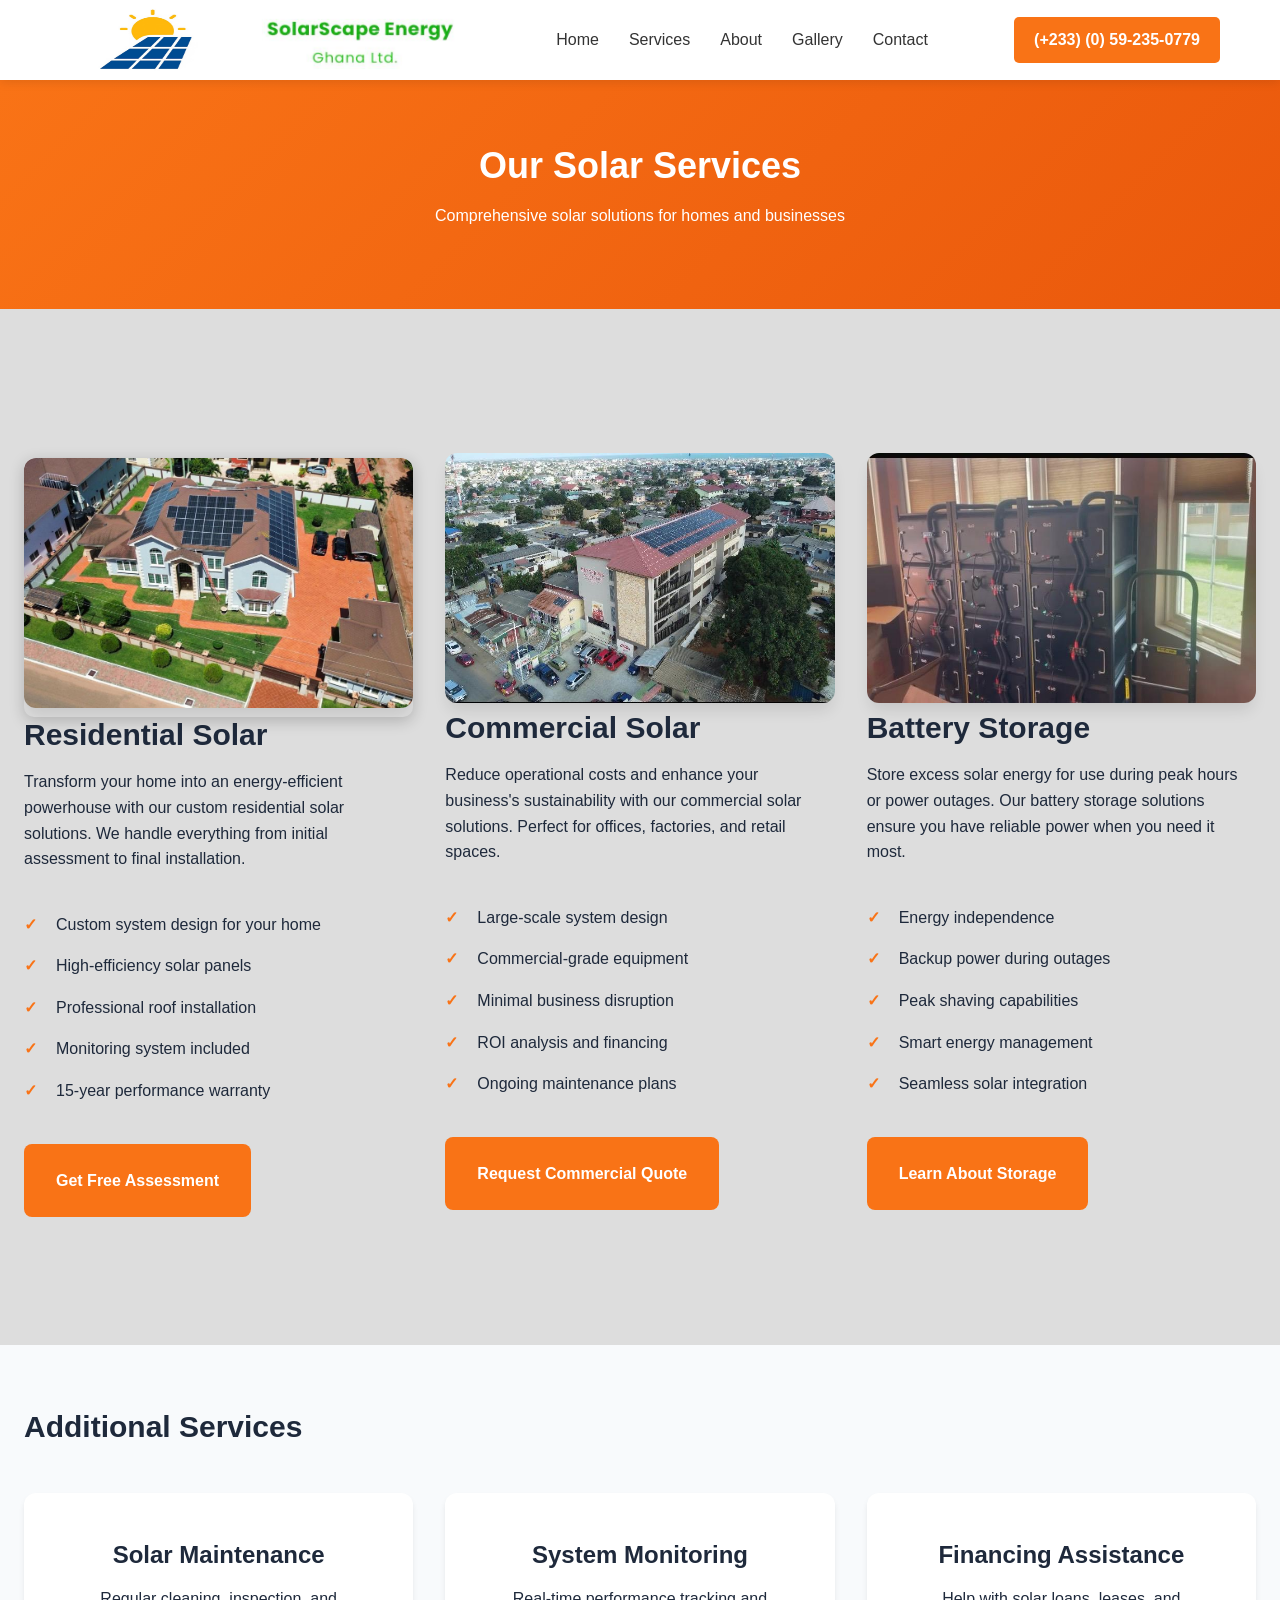
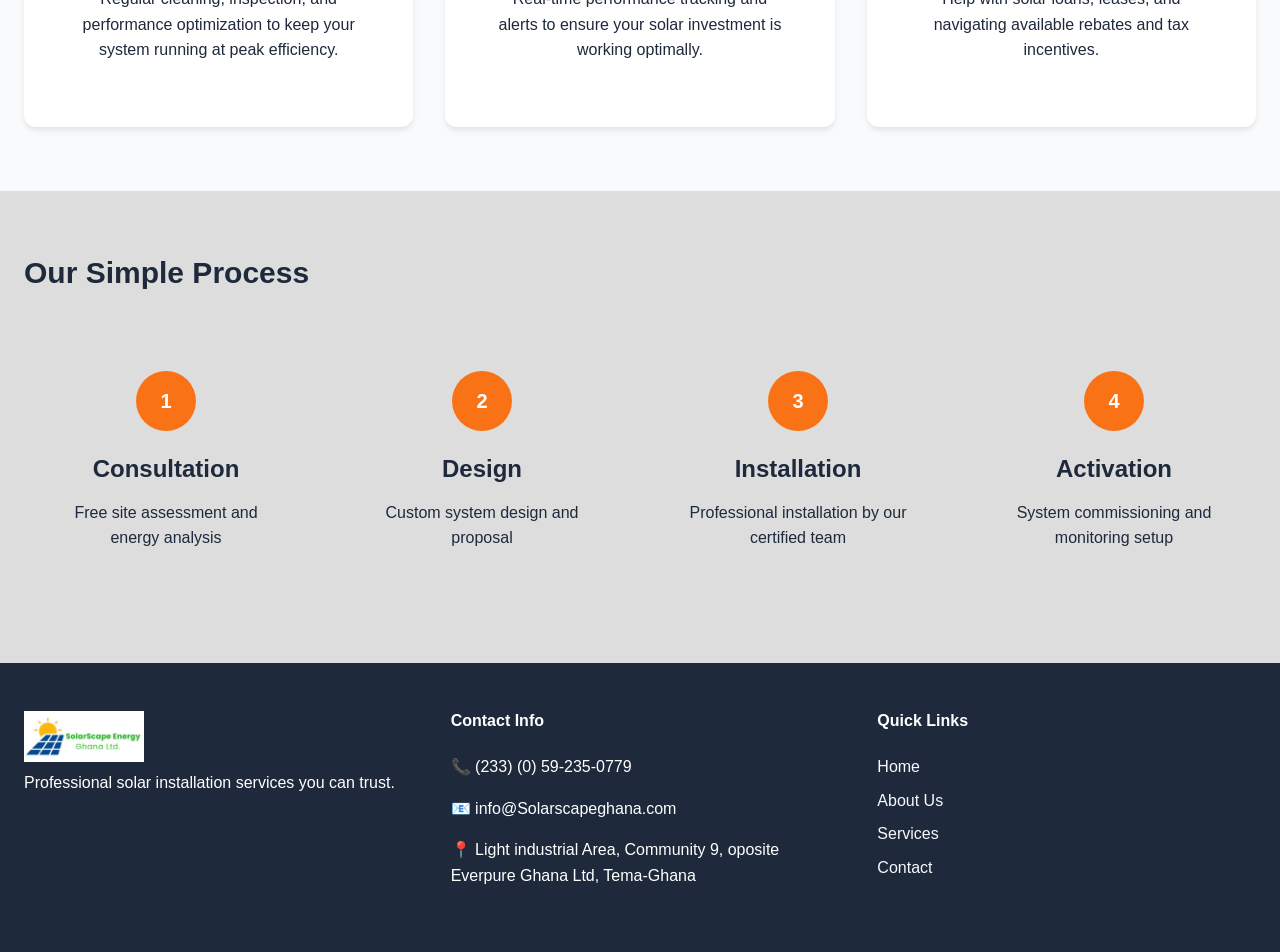
<file: service page.html>
<!DOCTYPE html>
<html lang="en">
<head>
    <meta charset="UTF-8">
    <meta name="viewport" content="width=device-width, initial-scale=1.0">
    <title>Our Services | SolarScape Energy Ghana</title>
    <meta name="description" content="Professional solar installation services including residential, commercial, battery storage, and maintenance solutions.">
    
    <link rel="stylesheet" href="variables.css">
    <link rel="stylesheet" href="style.css">
    <link rel="stylesheet" href="responsive.css">
</head>
<body>
    <!-- Navigation -->
    <!-- NAVIGATION -->
    <nav class="navbar">
        <div class="nav-container">
            <!-- Logo - Different sizes for different devices -->
             <div class="nav-logo">
                <img src="images/logo.jpg" alt="SolarScape Energy" class="logo-desktop" style="height: 80px;">
                <img src="images/logo.jpg" alt="SolarScape Energy" class="logo-mobile" style="height: 60px;">
                <img src="images/logo.jpg" alt="SolarScape Energy" class="logo-tablet" style="height: 70px;">

                 <img src="images/logo2.jpg" alt="SolarScape Energy" class="logo-desktop" style="width: 230px;">
                <img src="images/logo2.jpg" alt="SolarScape Energy" class="logo-mobile" style="width: 200px;">
                <img src="images/logo2.jpg" alt="SolarScape Energy" class="logo-tablet" style="width: 200px;">
            </div>

            <!-- Desktop Menu -->
            <ul class="nav-menu">
                <li class="nav-item"><a href="index.html" class="nav-link">Home</a></li>

                 <li class="nav-item"><a href="services.html" class="nav-link">Services</a></li>
                <li class="nav-item"><a href="About page.html" class="nav-link">About</a></li>
               
                <li class="nav-item"><a href="Gallery page.html" class="nav-link">Gallery</a></li>
                <li class="nav-item"><a href="Contact Us page.html" class="nav-link">Contact</a></li>
            </ul>

            <!-- Desktop Contact -->
            <div class="nav-contact">
                <a href="tel:+233-59-235-0779" class="phone-link">(+233) (0) 59-235-0779</a>
            </div>

            <!-- Mobile Hamburger -->
            <div class="hamburger">
                <span class="bar"></span>
                <span class="bar"></span>
                <span class="bar"></span>
            </div>
        </div>
    </nav>

    <!-- YOUR PAGE CONTENT GOES HERE -->
 





    <!-- Services Hero -->
    <section class="page-hero">
        <div class="container">
            <h1>Our Solar Services</h1>
            <p>Comprehensive solar solutions for homes and businesses</p>
        </div>
    </section>

    <!-- Main Services -->
    <section class="main-services">
        <div class="container">
            <div class="services-grid">
                <div class="service-detail">
                    <div class="service-image">
                        
                     <div class="hero-background" style="margin-top: 5px;">
            <div class="bg-slide active">
                <img src="images/main.jpg" alt="Solar installation" loading="eager">
            </div>
            <div class="bg-slide">
                <img src="images/res 4.jpg" alt="Solar panels" loading="lazy">
            </div>
            <div class="bg-slide">
                <img src="images/res 2.jpg" alt="Solar energy" loading="lazy">
            </div>
            <div class="bg-slide">
                <img src="images/bat1.jpg" alt="Solar system" loading="lazy">
            </div>
             <div class="bg-slide">
                <img src="images/res6.jpg" alt="Solar installation" loading="eager">
            </div>
            <div class="bg-slide">
                <img src="images/inv1.jpg" alt="Solar panels" loading="lazy">
            </div>
            <div class="bg-slide">
                <img src="images/mat1.jpg" alt="Solar installation" loading="eager">
            </div>
            <div class="bg-slide">
                <img src="images/inv2.jpg" alt="Solar panels" loading="lazy">
            </div>
            <div class="bg-slide">
                <img src="images/inv3.jpg" alt="Solar energy" loading="lazy">
            </div>
            <div class="bg-slide">
                <img src="images/gid 1.jpg" alt="Solar system" loading="lazy">
            </div>
            <div class="bg-slide">
                <img src="images/bat1.jpg" alt="Solar energy" loading="lazy">
            </div>
            <div class="bg-slide">
                <img src="images/bat2.jpg" alt="Solar system" loading="lazy"></div>
                 <div class="bg-slide">
                <img src="images/inv1.jpg" alt="Solar installation" loading="eager">
            </div>
            <div class="bg-slide">
                <img src="images/team.jpg" alt="Solar panels" loading="lazy">
            </div>
            <div class="bg-slide">
                <img src="images/res6.jpg" alt="Solar energy" loading="lazy">
            </div>
            <div class="bg-slide">
                <img src="images/inv2.jpg" alt="Solar system" loading="lazy">
            </div>
            </div> 
                    </div>
                    <div class="service-content">
                        <h2>Residential Solar</h2>
                        <p>Transform your home into an energy-efficient powerhouse with our custom residential solar solutions. We handle everything from initial assessment to final installation.</p>
                        <ul class="service-features">
                            <li>Custom system design for your home</li>
                            <li>High-efficiency solar panels</li>
                            <li>Professional roof installation</li>
                            <li>Monitoring system included</li>
                            <li>15-year performance warranty</li>
                        </ul>
                        <a href="Contact Us page.html" class="btn btn-primary">Get Free Assessment</a>
                    </div>
                </div>

                <div class="service-detail reverse">
                    <div class="service-image">
                        <img src="images/com4.jpg" alt="Commercial Solar Installation" loading="lazy">
                    </div>
                    <div class="service-content">
                        <h2>Commercial Solar</h2>
                        <p>Reduce operational costs and enhance your business's sustainability with our commercial solar solutions. Perfect for offices, factories, and retail spaces.</p>
                        <ul class="service-features">
                            <li>Large-scale system design</li>
                            <li>Commercial-grade equipment</li>
                            <li>Minimal business disruption</li>
                            <li>ROI analysis and financing</li>
                            <li>Ongoing maintenance plans</li>
                        </ul>
                        <a href="Contact Us page.html" class="btn btn-primary">Request Commercial Quote</a>
                    </div>
                </div>

                <div class="service-detail">
                    <div class="service-image">
                        <img src="images/bat1.jpg" alt="Battery Storage Systems" loading="lazy">
                    </div>
                    <div class="service-content">
                        <h2>Battery Storage</h2>
                        <p>Store excess solar energy for use during peak hours or power outages. Our battery storage solutions ensure you have reliable power when you need it most.</p>
                        <ul class="service-features">
                            <li>Energy independence</li>
                            <li>Backup power during outages</li>
                            <li>Peak shaving capabilities</li>
                            <li>Smart energy management</li>
                            <li>Seamless solar integration</li>
                        </ul>
                        <a href="Contact Us page.html" class="btn btn-primary">Learn About Storage</a>
                    </div>
                </div>
            </div>
        </div>
    </section>

    <!-- Additional Services -->
    <section class="additional-services">
        <div class="container">
            <h2>Additional Services</h2>
            <div class="additional-grid">
                <div class="additional-card">
                    <h3>Solar Maintenance</h3>
                    <p>Regular cleaning, inspection, and performance optimization to keep your system running at peak efficiency.</p>
                </div>
                <div class="additional-card">
                    <h3>System Monitoring</h3>
                    <p>Real-time performance tracking and alerts to ensure your solar investment is working optimally.</p>
                </div>
                <div class="additional-card">
                    <h3>Financing Assistance</h3>
                    <p>Help with solar loans, leases, and navigating available rebates and tax incentives.</p>
                </div>               
            </div>
        </div>
    </section>

    <!-- Process Section -->
    <section class="process">
        <div class="container">
            <h2>Our Simple Process</h2>
            <div class="process-steps">
                <div class="step">
                    <div class="step-number">1</div>
                    <h3>Consultation</h3>
                    <p>Free site assessment and energy analysis</p>
                </div>
                <div class="step">
                    <div class="step-number">2</div>
                    <h3>Design</h3>
                    <p>Custom system design and proposal</p>
                </div>
                <div class="step">
                    <div class="step-number">3</div>
                    <h3>Installation</h3>
                    <p>Professional installation by our certified team</p>
                </div>
                <div class="step">
                    <div class="step-number">4</div>
                    <h3>Activation</h3>
                    <p>System commissioning and monitoring setup</p>
                </div>
            </div>
        </div>
    </section>

    <!-- Footer -->
    <footer class="footer">
        <div class="container">
            <div class="footer-content">
                <div class="footer-section">
                    <img src="images/buttom logo.jpg" alt="SunPower Solar" width="120" height="40">
                    <p>Professional solar installation services you can trust.</p>
                </div>
                <div class="footer-section">
                    <h4>Contact Info</h4>
                    <p>📞 (233) (0) 59-235-0779</p>
                    <p>📧 info@Solarscapeghana.com</p>
                    <p>📍 Light industrial Area, Community 9, oposite Everpure Ghana Ltd, Tema-Ghana</p>
                </div>
                <div class="footer-section">
                    <h4>Quick Links</h4>
                    <a href="index.html">Home</a>
                    <a href="About page.html">About Us</a>
                    <a href="Contact Us page.html">Services</a>
                    <a href="Contact Us page.html">Contact</a>
                </div>
            </div>
        </div>
    </footer>

    <script src="main.js"></script>
    <script src="slide.js"></script>
</body>
</html>
</file>
<file: moblie.css>
/* ===== NEW MOBILE-ONLY NAVIGATION ===== */

/* Hide on desktop - only show on mobile */
@media (min-width: 769px) {
    .mobile-nav-overlay,
    .mobile-nav-trigger {
        display: none !important;
    }
}

/* Show only on mobile */
@media (max-width: 768px) {
    /* Mobile nav trigger (hamburger) */
    .mobile-nav-trigger {
        position: fixed;
        top: 20px;
        right: 20px;
        width: 30px;
        height: 25px;
        display: flex;
        flex-direction: column;
        justify-content: space-between;
        cursor: pointer;
        z-index: 1001;
        background: rgba(255,255,255,0.9);
        padding: 5px;
        border-radius: 4px;
    }
    
    .mobile-nav-trigger span {
        display: block;
        height: 3px;
        width: 100%;
        background: #333;
        transition: all 0.3s ease;
    }
    
    /* Mobile nav overlay */
    .mobile-nav-overlay {
        position: fixed;
        top: 0;
        left: 0;
        width: 100%;
        height: 100%;
        background: rgba(255,255,255,0.98);
        z-index: 1000;
        display: none;
        flex-direction: column;
        justify-content: center;
        align-items: center;
    }
    
    .mobile-nav-overlay.active {
        display: flex;
    }
    
    .mobile-nav-container {
        text-align: center;
        padding: 20px;
        width: 100%;
        max-width: 300px;
    }
    
    /* Mobile logo */
    .mobile-nav-logo img {
        max-width: 150px;
        margin-bottom: 30px;
    }
    
    /* Mobile menu */
    .mobile-nav-menu {
        display: flex;
        flex-direction: column;
        gap: 20px;
        margin-bottom: 30px;
    }
    
    .mobile-nav-link {
        font-size: 1.2rem;
        color: #333;
        text-decoration: none;
        padding: 10px;
        transition: color 0.3s ease;
    }
    
    .mobile-nav-link:hover {
        color: #f97316;
    }
    
    /* Mobile contact */
    .mobile-contact-info {
        border-top: 1px solid #eee;
        padding-top: 20px;
    }
    
    .mobile-phone {
        display: inline-block;
        background: #f97316;
        color: white;
        padding: 10px 20px;
        border-radius: 5px;
        text-decoration: none;
        margin-bottom: 10px;
    }
    
    /* Close button */
    .mobile-nav-close {
        position: absolute;
        top: 20px;
        right: 20px;
        background: none;
        border: none;
        font-size: 1.5rem;
        cursor: pointer;
        color: #333;
    }
}
</file>
<file: variables.css>
:root {
    /* Colors */
    --primary-color: #f97316;
    --primary-dark: #ea580c;
    --secondary-color: #0ea5e9;
    --dark-color: #1e293b;
    --light-color: #f8fafc;
    --gray-color: #64748b;
    --white: #ffffff;
    
    /* Typography */
    --font-main: 'Inter', sans-serif;
    --font-size-xs: 0.75rem;
    --font-size-sm: 0.875rem;
    --font-size-base: 1rem;
    --font-size-lg: 1.125rem;
    --font-size-xl: 1.25rem;
    --font-size-2xl: 1.5rem;
    --font-size-3xl: 1.875rem;
    --font-size-4xl: 2.25rem;
    
    /* Spacing */
    --space-xs: 0.5rem;
    --space-sm: 1rem;
    --space-md: 1.5rem;
    --space-lg: 2rem;
    --space-xl: 3rem;
    --space-2xl: 4rem;
    
    /* Border Radius */
    --radius-sm: 0.375rem;
    --radius-md: 0.5rem;
    --radius-lg: 0.75rem;
    
    /* Shadows */
    --shadow-sm: 0 1px 2px 0 rgb(0 0 0 / 0.05);
    --shadow-md: 0 4px 6px -1px rgb(0 0 0 / 0.1);
    --shadow-lg: 0 10px 15px -3px rgb(0 0 0 / 0.1);
    
    /* Transitions */
    --transition-fast: 0.15s ease-in-out;
    --transition-normal: 0.3s ease-in-out;
}

:root {
    /* ... existing variables ... */
    
    /* Contact Section Colors */
    --form-bg: #ffffff;
    --form-border: #e2e8f0;
    --form-focus: #3b82f6;
    --success-color: #10b981;
    --error-color: #ef4444;
    
    /* Contact Section Spacing */
    --form-gap: 1.25rem;
    --input-padding: 0.75rem 1rem;
    --label-margin: 0.5rem;}
</file>
<file: style.css>
/* ===== SAFE HORIZONTAL SCROLL FIX ===== */
* {
    box-sizing: border-box !important;
}

html, body {
    max-width: 100% !important;
    overflow-x: hidden !important;
    width: 100% !important;
}

/* Allow vertical scrolling only */
body {
    overflow-y: auto;
    overflow-x: hidden !important;
}

/* Ensure all containers stay within bounds */
.container {
    width: 100% !important;
    max-width: 100% !important;
    padding: 0 15px;
    margin: 0 auto;
}

/* Fix images and media */
img, video, iframe {
    max-width: 100%;
    height: auto;
}

/* Reset and Base Styles */
* {
    margin: 0;
    padding: 0;
    box-sizing: border-box;
}

html {
    scroll-behavior: smooth;
}

body {
    font-family: var(--font-main);
    line-height: 1.6;
    color: var(--dark-color);
    background-color: rgb(221, 221, 221);
}

.change {
    color: black;
    margin-left: 150px;
    margin-top: 20px;
    margin-bottom: 30px;
}
.container {
    max-width: 1200px;
    margin: 0 auto;
    padding: 0 var(--space-md);
}

/* Typography */
h1, h2, h3, h4, h5, h6 {
    font-weight: 700;
    line-height: 1.2;
    margin-bottom: var(--space-sm);
}

h1 { font-size: var(--font-size-4xl); }
h2 { font-size: var(--font-size-3xl); }
h3 { font-size: var(--font-size-2xl); }

p { margin-bottom: var(--space-sm); }

/* Navigation */

/* ===== NAVIGATION STYLES ===== */
:root {
    --nav-height-desktop: 80px;
    --nav-height-mobile: 70px;
    --nav-height-tablet: 75px;
}

/* Base Navigation */
.navbar {
    position: fixed;
    top: 0;
    left: 0;
    width: 100%;
    background: #ffffff;
    box-shadow: 0 2px 10px rgba(0,0,0,0.1);
    z-index: 1000;
    height: var(--nav-height-desktop);
}

.nav-container {
    max-width: 1200px;
    margin: 0 auto;
    display: flex;
    align-items: center;
    justify-content: space-between;
    padding: 0 20px;
    height: 100%;
}

/* Logo Styles - Different sizes for different devices */
.nav-logo {
    display: flex;
    align-items: center;
}

/* Default: Show desktop logo, hide others */
.logo-desktop {
    width: 180px;
    height: 70px;
    display: block;
}

.logo-mobile {
    display: none;
}

.logo-tablet {
    display: none;
}

/* Desktop Menu */
.nav-menu {
    display: flex;
    list-style: none;
    gap: 30px;
    margin: 0;
    padding: 0;
}

.nav-link {
    text-decoration: none;
    color: #333;
    font-weight: 500;
    font-size: 1rem;
    transition: color 0.3s ease;
    padding: 10px 0;
    white-space: nowrap;
}

.nav-link:hover {
    color: #f97316;
}

/* Desktop Contact */
.nav-contact {
    display: flex;
    align-items: center;
}

.phone-link {
    background: #f97316;
    color: white;
    padding: 10px 20px;
    border-radius: 5px;
    text-decoration: none;
    font-weight: 600;
    white-space: nowrap;
    transition: background 0.3s ease;
}

.phone-link:hover {
    background: #e5670f;
}

/* Hamburger Menu (Hidden on Desktop) */
.hamburger {
    display: none;
    flex-direction: column;
    cursor: pointer;
    padding: 5px;
}

.bar {
    width: 25px;
    height: 3px;
    background: #333;
    margin: 3px 0;
    transition: 0.3s;
}


.equip {
display: block;
height: 60pxpx;
width: 100%;
background-color: orangered;
margin-bottom: 0;
z-index: 10000px;

}


/* Hero Section */
.hero {
    display: grid;
    grid-template-columns: 1fr 1fr;
    gap: var(--space-xl);
    align-items: center;
    min-height: 80vh;
    padding: var(--space-2xl) var(--space-md);
    margin-top: -5px;
}

.hero-title {
    font-size: var(--font-size-4xl);
    color:var(--dark-color);
    margin-bottom: var(--space-md);
}

.hero-content {
    margin-top: 0;
}

.hero-subtitle {
    font-size: var(--font-size-xl);
    margin-bottom: var(--space-lg);
}

.hero-buttons {
    display: flex;
    gap: var(--space-md);
}

.hero-background{  
width: 100%;
margin-top: -20px;
max-width: 600px;
height: auto;
aspect-ratio: 3 /2;
position: relative;
overflow: hidden;
border-radius: 10px;
box-shadow: 0 4px 15px rgba(0,0,0,0.2);
}

.bg-slide {
    position: absolute;
    top: 0;
    left: 0;
    width: 100%;
    height: 100%;
    object-fit: cover;
    opacity: 0;
    transition: opacity 1s ease-in-out;
}


.bg-slide.active {
opacity: 1;
}

.bg-slide img {
    width: 100%;
    height: 100%;
    object-fit: cover;
    border-radius: var(--radius-lg);
}

.hero-title {
    font-size: var(--font-size-4xl);
    color: var(--dark-color);
    margin-bottom: var(--space-md);
}

.hero-subtitle {
    font-size: var(--font-size-xl);
    color: var(--dark-color);
    margin-bottom: var(--space-lg);
}

.hero-buttons {
    display: flex;
    gap: var(--space-md);
}




/* Buttons */
.btn {
    display: inline-block;
    padding: var(--space-md) var(--space-lg);
    border-radius: var(--radius-md);
    text-decoration: none;
    font-weight: 600;
    text-align: center;
    transition: all var(--transition-fast);
    border: none;
    cursor: pointer;
    font-size: var(--font-size-base);
}

.btn-primary {
    background: var(--primary-color);
    color: var(--white);
}

.btn-primary:hover {
    background: var(--primary-dark);
    transform: translateY(-2px);
}

.btn-secondary {
    background: transparent;
    color: var(--dark-color);
    border: 2px solid var(--dark-color);
}

.btn-secondary:hover {
    background: var(--dark-color);
    color: var(--white);
    transform: translateY(-2px);
}

/* Trust Signals */
.trust-signals {
    background: var(--light-color);
    padding: var(--space-xl) 0;
}

.trust-grid {
    display: grid;
    grid-template-columns: repeat(4, 1fr);
    gap: var(--space-lg);
    text-align: center;
}

.trust-item {
    padding: var(--space-lg);
}

.trust-icon {
    font-size: 2rem;
    color: var(--primary-color);
    margin-bottom: var(--space-sm);
}

/* Services Preview */
.services-preview {
    padding: var(--space-2xl) 0;
}

.services-preview h2 {
    text-align: center;
    margin-bottom: var(--space-xl);
}

.services-grid {
    display: grid;
    grid-template-columns: repeat(3, 1fr);
    gap: var(--space-lg);
}

.service-card {
    background: var(--white);
    padding: var(--space-xl);
    border-radius: var(--radius-lg);
    box-shadow: var(--shadow-md);
    text-align: center;
    transition: transform var(--transition-normal);
}

.service-card:hover {
    transform: translateY(-5px);
}





/* Footer */
.footer {
    background: var(--dark-color);
    color: var(--white);
    padding: var(--space-xl) 0;
}

.footer-content {
    display: grid;
    grid-template-columns: repeat(3, 1fr);
    gap: var(--space-xl);
}

.footer-section h4 {
    margin-bottom: var(--space-md);
}

.footer-section a {
    color: var(--light-color);
    text-decoration: none;
    display: block;
    margin-bottom: var(--space-xs);
    transition: color var(--transition-fast);
}

.footer-section a:hover {
    color: var(--primary-color);
}



/* Optimize images */
img {
    max-width: 100%;
    height: auto;
}

/* Reduce layout shifts */
.hero-image {
    aspect-ratio: 16/9;
}

/* Critical above-the-fold styles */
.hero {
    opacity: 0;
    animation: fadeIn 0.8s ease-in-out forwards;
}

@keyframes fadeIn {
    from { opacity: 0; transform: translateY(20px); }
    to { opacity: 1; transform: translateY(0); }
}

@media (max-width: 768px){
    .hero-image{
        width: 90%;
        aspect-ratio: 4 / 3;
    }
}


/* Page Hero Sections */
.page-hero {
    background: linear-gradient(135deg, var(--primary-color) 0%, var(--primary-dark) 100%);
    color: var(--white);
    padding: var(--space-2xl) 0;
    text-align: center;
    margin-top: 80px;
}

.page-hero h1 {
    font-size: var(--font-size-4xl);
    margin-bottom: var(--space-sm);
}

/* About Page Styles */
.about-story {
    padding: var(--space-2xl) 0;
}

.story-grid {
    display: grid;
    grid-template-columns: 1fr 1fr;
    gap: var(--space-2xl);
    align-items: center;
}

.story-image img {
    width: 100%;
    border-radius: var(--radius-lg);
    box-shadow: var(--shadow-lg);
}

.stats-grid {
    display: grid;
    grid-template-columns: repeat(3, 1fr);
    gap: var(--space-lg);
    margin-top: var(--space-xl);
}

.stat-item {
    text-align: center;
    padding: var(--space-lg);
    background: var(--light-color);
    border-radius: var(--radius-lg);
}

.stat-item h3 {
    font-size: var(--font-size-3xl);
    color: var(--primary-color);
    margin-bottom: var(--space-xs);
}

/* Values Section */
.our-values {
    padding: var(--space-2xl) 0;
    background: var(--light-color);
}

.values-grid {
    display: grid;
    grid-template-columns: repeat(4, 1fr);
    gap: var(--space-lg);
    margin-top: var(--space-xl);
}

.value-card {
    text-align: center;
    padding: var(--space-xl);
    background: var(--white);
    border-radius: var(--radius-lg);
    box-shadow: var(--shadow-md);
}

.value-icon {
    font-size: 3rem;
    margin-bottom: var(--space-md);
}


/* Services Page Styles */
.main-services {
    padding: var(--space-2xl) 0;
    margin-top: 0;
}

.service-detail {
    display: inline-block;
    align-items: center;
    margin-bottom: var(--space-2xl);
}

.service-detail.reverse {
    direction: rtl;
}

.service-detail.reverse > * {
    direction: ltr;
}

.service-image img {
    width: 100%;
    height: 250px;
    border-radius: var(--radius-lg);
    box-shadow: var(--shadow-lg);
}

.service-features {
    list-style: none;
    margin: var(--space-lg) 0;
}

.service-features li {
    padding: var(--space-xs) 0;
    position: relative;
    padding-left: var(--space-lg);
}

.service-features li::before {
    content: "✓";
    color: var(--primary-color);
    font-weight: bold;
    position: absolute;
    left: 0;
}

/* Additional Services */
.additional-services {
    padding: var(--space-2xl) 0;
    background: var(--light-color);
}

.additional-grid {
    display: grid;
    grid-template-columns: repeat(3, 1fr);
    gap: var(--space-lg);
    margin-top: var(--space-xl);
}

.additional-card {
    background: var(--white);
    padding: var(--space-xl);
    border-radius: var(--radius-lg);
    text-align: center;
    box-shadow: var(--shadow-md);
}

/* Process Steps */
.process {
    padding: var(--space-2xl) 0;
}

.process-steps {
    display: grid;
    grid-template-columns: repeat(4, 1fr);
    gap: var(--space-lg);
    margin-top: var(--space-xl);
}

.step {
    text-align: center;
    padding: var(--space-lg);
}

.step-number {
    width: 60px;
    height: 60px;
    background: var(--primary-color);
    color: var(--white);
    border-radius: 50%;
    display: flex;
    align-items: center;
    justify-content: center;
    font-size: var(--font-size-xl);
    font-weight: bold;
    margin: 0 auto var(--space-md);
}

/* Gallery Styles */
.gallery-filters {
    padding: var(--space-xl) 0;
    background: var(--light-color);
}

.filter-buttons {
    display: flex;
    justify-content: center;
    gap: var(--space-md);
    flex-wrap: wrap;
}

.filter-btn {
    padding: var(--space-sm) var(--space-lg);
    background: var(--white);
    border: 2px solid var(--primary-color);
    border-radius: var(--radius-md);
    cursor: pointer;
    transition: all var(--transition-fast);
    font-weight: 500;
}

.filter-btn.active,
.filter-btn:hover {
    background: var(--primary-color);
    color: var(--white);
}

.gallery-grid-section {
    padding: var(--space-2xl) 0;
}

.gallery-grid {
    display: grid;
    grid-template-columns: repeat(3, 1fr);
    gap: var(--space-lg);
}

.gallery-item {
    position: relative;
    border-radius: var(--radius-lg);
    overflow: hidden;
    box-shadow: var(--shadow-md);
    cursor: pointer;
}

.gallery-item img {
    width: 100%;
    height: 300px;
    object-fit: cover;
    transition: transform var(--transition-normal);
}

.gallery-item:hover img {
    transform: scale(1.05);
}

.gallery-overlay {
    position: absolute;
    bottom: 0;
    left: 0;
    right: 0;
    background: linear-gradient(transparent, rgba(0,0,0,0.8));
    color: var(--white);
    padding: var(--space-lg);
    transform: translateY(100%);
    transition: transform var(--transition-normal);
}

.gallery-item:hover .gallery-overlay {
    transform: translateY(0);
}



/* Certifications */
.certifications {
    padding: var(--space-2xl) 0;
    background: var(--light-color);
}

.certs-grid {
    display: grid;
    grid-template-columns: repeat(3, 1fr);
    gap: var(--space-xl);
    margin-top: var(--space-xl);
}

.cert-item {
    text-align: center;
    padding: var(--space-lg);
}

.cert-item img {
    width: 80px;
    height: 80px;
    margin-bottom: var(--space-md);
    filter: grayscale(100%);
    transition: filter var(--transition-fast);
}

.cert-item:hover img {
    filter: grayscale(0%);
}

 .video-container {
      display: flex;
      justify-content: center;   /* center horizontally */
      align-items: flex-start;
      gap: 20px;                 /* space between the videos */
      flex-wrap: wrap;           /* allows wrapping when needed */
      margin-bottom: 40px;
    }

    .video-container video {
      width: 600px;              /* fixed width for large screens */
      height: auto;
      border-radius: 8px;
      box-shadow: 0 4px 8px rgba(0,0,0,0.2);
    }
</file>
<file: responsive.css>
/* ===== TABLET DEVICES (769px - 1024px) ===== */
@media (max-width: 1024px) and (min-width: 769px) {
    .navbar {
        height: var(--nav-height-tablet);
    }
    
    .nav-container {
        padding: 0 15px;
    }
    
    /* Show tablet logo, hide others */
    .logo-desktop {
        display: none;
    }
    
    .logo-tablet {
        display: block;
        width: 150px;
        height: auto;
    }
    
    .nav-menu {
        gap: 20px;
    }
    
    .nav-link {
        font-size: 0.95rem;
    }
    
    .phone-link {
        padding: 8px 16px;
        font-size: 0.9rem;
    }

   
}

/* ===== MOBILE DEVICES (≤ 768px) ===== */
@media (max-width: 768px) {
    .navbar {
        height: var(--nav-height-mobile);
    }
    
    .nav-container {
        padding: 0 15px;
    }
    
    /* Show mobile logo, hide others */
    .logo-desktop {
        display: none;
    }
    
    .logo-tablet {
        display: none;
    }
    
    .logo-mobile {
        display: block;
        width: 120px;
        height: 60px;
    }
    
    /* Hide desktop menu & contact */
    .nav-menu {
        position: fixed;
        top: var(--nav-height-mobile);
        left: -100%;
        width: 100%;
        height: calc(100vh - var(--nav-height-mobile));
        background: white;
        flex-direction: column;
        align-items: center;
        justify-content: flex-start;
        gap: 0;
        transition: left 0.3s ease;
        padding-top: 30px;
        box-shadow: 0 5px 10px rgba(0,0,0,0.1);
    }
    
    .nav-menu.active {
        left: 0;
    }
    
    .nav-item {
        width: 100%;
        text-align: center;
        margin: 0;
    }
    
    .nav-link {
        display: block;
        padding: 15px 20px;
        font-size: 1.1rem;
        border-bottom: 1px solid #f0f0f0;
        width: 100%;
    }
    
    /* Hide desktop contact */
    .nav-contact {
        display: none;
    }
    
    /* Show hamburger */
    .hamburger {
        display: flex;
    }
    
    /* Hamburger animation */
    .hamburger.active .bar:nth-child(1) {
        transform: rotate(-45deg) translate(-5px, 6px);
    }
    
    .hamburger.active .bar:nth-child(2) {
        opacity: 0;
    }
    
    .hamburger.active .bar:nth-child(3) {
        transform: rotate(45deg) translate(-5px, -6px);
    }
    


    .hero {
        grid-template-columns: 1fr;
        text-align: center;
        gap: var(--space-lg);
    }
    
    .hero-buttons {
        justify-content: center;
        flex-wrap: wrap;
    }
    
    .trust-grid {
        grid-template-columns: 1fr;
    }
    
    .services-grid {
        grid-template-columns: 1fr;
    }
    
    .footer-content {
        grid-template-columns: 1fr;
        text-align: center;
    }
    
    h1 { font-size: var(--font-size-3xl); }
    h2 { font-size: var(--font-size-2xl); }

    .additional-card{
        grid-template-columns: 1fr;
        text-align: center;

    }
     .certs-grid{
      grid-template-columns: 1fr;
        text-align: center;
    }

   
}

/* ===== SMALL MOBILE DEVICES (≤ 480px) ===== */
@media (max-width: 480px) {
    .navbar {
        height: 60px;
    }
    
    .nav-container {
        padding: 0 10px;
    }
    
    .logo-mobile {
        width: 100px;
    }
    
    .nav-menu {
        top: 60px;
        height: calc(100vh - 60px);
    }
    
    .hamburger {
        padding: 3px;
    }
    
    .bar {
        width: 22px;
        height: 2px;
    }

    .container {
        padding: 0 var(--space-sm);
    }
    
    .hero {
        padding: var(--space-xl) var(--space-sm);
    }
    
    .hero-title {
        font-size: var(--font-size-2xl);
    }
    
    .hero-subtitle {
        font-size: var(--font-size-lg);
    }
    
    .btn {
        padding: var(--space-sm) var(--space-md);
        width: 100%;
    }
    
    .hero-buttons {
        flex-direction: column;
    }
}

/* ===== PREVENT CONTENT COVERING ===== */
/* Add top padding to all main content sections */
.hero,
.page-hero,
.about-story,
.main-services,
.gallery-grid-section,
.contact-section {
    margin-top: var(--nav-height-desktop);
}

@media (max-width: 1024px) and (min-width: 769px) {
    .hero,
    .page-hero,
    .about-story,
    .main-services,
    .gallery-grid-section,
    .contact-section {
        margin-top: var(--nav-height-tablet);
    }
}

@media (max-width: 768px) {
    .hero,
    .page-hero,
    .about-story,
    .main-services,
    .gallery-grid-section,
    .contact-section {
        margin-top: var(--nav-height-mobile);
    }
}

@media (max-width: 480px) {
    .hero,
    .page-hero,
    .about-story,
    .main-services,
    .gallery-grid-section,
    .contact-section {
        margin-top: 60px;
    }
}



/* Tablet Styles */
@media (max-width: 1024px) {
    .hero-title {
        font-size: var(--font-size-3xl);
    }
    
    .trust-grid {
        grid-template-columns: repeat(2, 1fr);
    }
    
    .services-grid {
        grid-template-columns: repeat(2, 1fr);
    }
}





/* About Page Responsive */
@media (max-width: 968px) {
    .story-grid,
    .service-detail {
        grid-template-columns: 1fr;
    }
    


    .values-grid,
    .team-grid,
    .process-steps,
    .additional-grid {
        grid-template-columns: repeat(2, 1fr);
    }
    
    .stats-grid {
        grid-template-columns: 1fr;
    }
}

@media (max-width: 768px) {
    .gallery-grid {
        grid-template-columns: repeat(1, 1fr);
    }
    
    .testimonials-grid {
        grid-template-columns: 1fr;
    }

    
}

@media (max-width: 480px) {
    .values-grid,
    .team-grid,
    .process-steps,
    .additional-grid,
    .gallery-grid {
        grid-template-columns:  1fr;
    }
    
    .filter-buttons {
        flex-direction: column;
        align-items: center;
    }
    
    .filter-btn {
        width: 200px;
 }
}

   /* Responsive behavior: stack videos on small screens */
    @media (max-width: 1024px) {   /* tablets and below */
      .video-container {
        flex-direction: column;
        align-items: center;
      }

      .video-container video {
        width: 90%;   /* take most of the screen width */
      }
    }

/* ===== MOBILE FIX - NO CONTENT HIDING ===== */
@media (max-width: 768px) {
    /* Safe mobile container */
    .container {
        width: 100% !important;
        max-width: 100% !important;
        padding: 0 15px !important;
        margin: 0 auto !important;
        overflow: visible !important;
    }
    
    /* Fix navigation without hiding content */
    .navbar {
        width: 100% !important;
        left: 0 !important;
        right: 0 !important;
    }
    
    .nav-container {
        width: 100% !important;
        max-width: 100% !important;
        padding: 0 15px !important;
    }
    
    .nav-menu {
        width: 100% !important;
        left: -100% !important;
    }
    
    .nav-menu.active {
        left: 0 !important;
        width: 100% !important;
    }
    
    /* Ensure all content sections are fully visible */
    .hero,
    .page-hero,
    .about-story,
    .our-values,
    .our-team,
    .certifications,
    .main-services,
    .additional-services,
    .process,
    .gallery-filters,
    .gallery-grid-section,
    .gallery-testimonials,
    .contact-section {
        width: 100% !important;
        max-width: 100% !important;
        padding-left: 0 !important;
        padding-right: 0 !important;
        margin-left: 0 !important;
        margin-right: 0 !important;
        overflow: visible !important;
    }
    
    /* Fix content inside sections */
    .hero-content,
    .story-content,
    .service-content,
    .contact-info {
        width: 100% !important;
        padding: 0 15px !important;
    }
    
    /* Ensure text is fully visible */
    h1, h2, h3, h4, h5, h6, p, li, span {
        max-width: 100% !important;
        word-wrap: break-word !important;
        overflow-wrap: break-word !important;
    }
    
    /* Fix buttons and interactive elements */
    .btn, button, a {
        max-width: 100% !important;
        white-space: normal !important;
    }
}






    


/* ===== MOBILE SERVICES LAYOUT ===== */
@media (max-width: 768px) {
    .main-services {
        padding: 40px 0 !important;
    }
    
    .services-grid {
        display: flex !important;
        flex-direction: column !important;
        gap: 40px !important;
        width: 100% !important;
    }
    
    .service-detail {
        display: flex !important;
        flex-direction: column !important;
        width: 100% !important;
        background: #ffffff !important;
        border-radius: 12px !important;
        box-shadow: 0 4px 15px rgba(0,0,0,0.1) !important;
        overflow: hidden !important;
        margin-bottom: 0 !important;
    }
    
    /* Remove reverse layout on mobile */
    .service-detail.reverse {
        flex-direction: column !important;
    }
    
    .service-image {
        width: 100% !important;
        order: 1 !important;
    }
    
    .service-image img {
        width: 100% !important;
        height: 250px !important;
        object-fit: cover !important;
        display: block !important;
    }
    
    .service-content {
        width: 100% !important;
        order: 2 !important;
        padding: 25px 20px !important;
    }
    
    .service-content h2 {
        font-size: 1.5rem !important;
        margin-bottom: 15px !important;
        color: #333 !important;
        text-align: center !important;
    }
    
    .service-content p {
        font-size: 1rem !important;
        line-height: 1.6 !important;
        margin-bottom: 20px !important;
        color: #666 !important;
        text-align: center !important;
    }
    
    .service-features {
        list-style: none !important;
        padding: 0 !important;
        margin: 0 0 25px 0 !important;
    }
    
    .service-features li {
        padding: 8px 0 !important;
        padding-left: 25px !important;
        position: relative !important;
        font-size: 0.95rem !important;
        line-height: 1.5 !important;
    }
    
    .service-features li::before {
        content: "✓" !important;
        color: #f97316 !important;
        font-weight: bold !important;
        position: absolute !important;
        left: 0 !important;
        font-size: 1.1rem !important;
    }
    
    .service-content .btn {
        width: 100% !important;
        max-width: 280px !important;
        margin: 0 auto !important;
        display: block !important;
        text-align: center !important;
        padding: 14px 20px !important;
        font-size: 1rem !important;
    }
}

/* ===== SMALL MOBILE OPTIMIZATION ===== */
@media (max-width: 480px) {
    .main-services {
        padding: 30px 0 !important;
    }
    
    .services-grid {
        gap: 30px !important;
    }
    
    .service-image img {
        height: 200px !important;
    }
    
    .service-content {
        padding: 20px 15px !important;
    }
    
    .service-content h2 {
        font-size: 1.3rem !important;
    }
    
    .service-content p {
        font-size: 0.95rem !important;
    }
    
    .service-features li {
        font-size: 0.9rem !important;
        padding-left: 22px !important;
    }
    
    .service-content .btn {
        padding: 12px 18px !important;
        font-size: 0.95rem !important;
    }
}

/* ===== TABLET OPTIMIZATION ===== */
@media (max-width: 1024px) and (min-width: 769px) {
    .services-grid {
        gap: 30px !important;
    }
    
    .service-detail {
        flex-direction: column !important;
    }
    
    .service-detail.reverse {
        flex-direction: column !important;
    }
    
    .service-image, 
    .service-content {
        width: 100% !important;
    }
    
    .service-image img {
        height: 300px !important;
    }
    
    .service-content {
        padding: 25px !important;
    }
}




/* ===== MOBILE ADDITIONAL SERVICES LAYOUT ===== */
@media (max-width: 768px) {
    .additional-services {
        padding: 40px 0 !important;
        background: #ffffff !important;
    }
    
    .additional-services h2 {
        font-size: 1.8rem !important;
        text-align: center !important;
        margin-bottom: 30px !important;
        color: #333 !important;
    }
    
    .additional-grid {
        display: flex !important;
        flex-direction: column !important;
        gap: 20px !important;
        width: 100% !important;
    }
    
    .additional-card {
        width: 100% !important;
        background: #f8f9fa !important;
        padding: 25px 20px !important;
        border-radius: 12px !important;
        border-left: 4px solid #f97316 !important;
        box-shadow: 0 3px 10px rgba(0,0,0,0.08) !important;
        text-align: center !important;
        transition: transform 0.3s ease, box-shadow 0.3s ease !important;
    }
    
    .additional-card:hover {
        transform: translateY(-5px) !important;
        box-shadow: 0 8px 20px rgba(0,0,0,0.12) !important;
    }
    
    .additional-card h3 {
        font-size: 1.3rem !important;
        margin-bottom: 15px !important;
        color: #333 !important;
        font-weight: 600 !important;
    }
    
    .additional-card p {
        font-size: 1rem !important;
        line-height: 1.6 !important;
        color: #666 !important;
        margin: 0 !important;
    }
}

/* ===== SMALL MOBILE OPTIMIZATION ===== */
@media (max-width: 480px) {
    .additional-services {
        padding: 30px 0 !important;
    }
    
    .additional-services h2 {
        font-size: 1.5rem !important;
        margin-bottom: 25px !important;
    }
    
    .additional-grid {
        gap: 15px !important;
    }
    
    .additional-card {
        padding: 20px 15px !important;
        border-radius: 10px !important;
    }
    
    .additional-card h3 {
        font-size: 1.2rem !important;
        margin-bottom: 12px !important;
    }
    
    .additional-card p {
        font-size: 0.95rem !important;
        line-height: 1.5 !important;
    }
}

/* ===== TABLET OPTIMIZATION ===== */
@media (max-width: 1024px) and (min-width: 769px) {
    .additional-grid {
        grid-template-columns: repeat(2, 1fr) !important;
        gap: 25px !important;
    }
    
    .additional-card {
        padding: 25px !important;
    }
}



/* ===== MOBILE OUR VALUES LAYOUT ===== */
@media (max-width: 768px) {
    .our-values {
        padding: 40px 0 !important;
        background: #ffffff !important;
    }
    
    .our-values h2 {
        font-size: 1.8rem !important;
        text-align: center !important;
        margin-bottom: 30px !important;
        color: #333 !important;
    }
    
    .values-grid {
        display: flex !important;
        flex-direction: column !important;
        gap: 25px !important;
        width: 100% !important;
    }
    
    .value-card {
        width: 100% !important;
        background: #ffffff !important;
        padding: 30px 20px !important;
        border-radius: 15px !important;
        box-shadow: 0 5px 20px rgba(0,0,0,0.08) !important;
        text-align: center !important;
        border: 2px solid #f0f0f0 !important;
        transition: all 0.3s ease !important;
    }
    
    .value-card:hover {
        transform: translateY(-5px) !important;
        box-shadow: 0 10px 25px rgba(0,0,0,0.12) !important;
        border-color: #f97316 !important;
    }
    
    .value-icon {
        font-size: 3rem !important;
        margin-bottom: 20px !important;
        display: block !important;
    }
    
    .value-card h3 {
        font-size: 1.4rem !important;
        margin-bottom: 15px !important;
        color: #333 !important;
        font-weight: 600 !important;
    }
    
    .value-card p {
        font-size: 1rem !important;
        line-height: 1.6 !important;
        color: #666 !important;
        margin: 0 !important;
    }
}

/* ===== SMALL MOBILE OPTIMIZATION ===== */
@media (max-width: 480px) {
    .our-values {
        padding: 30px 0 !important;
    }
    
    .our-values h2 {
        font-size: 1.5rem !important;
        margin-bottom: 25px !important;
    }
    
    .values-grid {
        gap: 20px !important;
    }
    
    .value-card {
        padding: 25px 15px !important;
        border-radius: 12px !important;
    }
    
    .value-icon {
        font-size: 2.5rem !important;
        margin-bottom: 15px !important;
    }
    
    .value-card h3 {
        font-size: 1.2rem !important;
        margin-bottom: 12px !important;
    }
    
    .value-card p {
        font-size: 0.95rem !important;
        line-height: 1.5 !important;
    }
}

/* ===== TABLET OPTIMIZATION ===== */
@media (max-width: 1024px) and (min-width: 769px) {
    .values-grid {
        grid-template-columns: repeat(2, 1fr) !important;
        gap: 25px !important;
    }
    
    .value-card {
        padding: 30px 25px !important;
    }
    
    .value-icon {
        font-size: 3.5rem !important;
    }
}




/* ===== MOBILE TRUST SIGNALS LAYOUT ===== */
@media (max-width: 768px) {
    .trust-signals {
        padding: 40px 0 !important;
        background: #f8f9fa !important;
    }
    
    .trust-grid {
        display: grid !important;
        grid-template-columns: repeat(2, 1fr) !important;
        gap: 20px !important;
        width: 100% !important;
    }
    
    .trust-item {
        background: #ffffff !important;
        padding: 25px 15px !important;
        border-radius: 12px !important;
        box-shadow: 0 3px 10px rgba(0,0,0,0.08) !important;
        text-align: center !important;
        border: 2px solid transparent !important;
        transition: all 0.3s ease !important;
    }
    
    .trust-item:hover {
        transform: translateY(-3px) !important;
        box-shadow: 0 6px 15px rgba(0,0,0,0.12) !important;
        border-color: #f97316 !important;
    }
    
    .trust-icon {
        font-size: 2.5rem !important;
        color: #f97316 !important;
        margin-bottom: 15px !important;
        display: block !important;
        font-weight: bold !important;
    }
    
    .trust-item h3 {
        font-size: 1.1rem !important;
        color: #333 !important;
        font-weight: 600 !important;
        margin: 0 !important;
        line-height: 1.3 !important;
    }
}

/* ===== SMALL MOBILE OPTIMIZATION ===== */
@media (max-width: 480px) {
    .trust-signals {
        padding: 30px 0 !important;
    }
    
    .trust-grid {
        grid-template-columns: 1fr !important;
        gap: 15px !important;
    }
    
    .trust-item {
        padding: 20px 15px !important;
        border-radius: 10px !important;
    }
    
    .trust-icon {
        font-size: 2rem !important;
        margin-bottom: 12px !important;
    }
    
    .trust-item h3 {
        font-size: 1rem !important;
    }
}

/* ===== TABLET OPTIMIZATION ===== */
@media (max-width: 1024px) and (min-width: 769px) {
    .trust-grid {
        grid-template-columns: repeat(2, 1fr) !important;
        gap: 25px !important;
    }
    
    .trust-item {
        padding: 30px 20px !important;
    }
    
    .trust-icon {
        font-size: 3rem !important;
    }
    
    .trust-item h3 {
        font-size: 1.2rem !important;
    }

}
</file>
<file: contact page.css>
body {
    font-family: var(--font-main);
    line-height: 1.6;
    color: var(--dark-color);
    background-color: rgb(221, 221, 221);
}



/* Contact Form Styles */
.contact-form {
    background: var(--white);
    padding: var(--space-xl);
    border-radius: var(--radius-lg);
    box-shadow: var(--shadow-md);
}

.form-group {
    margin-bottom: var(--form-gap);
}

.form-group label {
    display: block;
    margin-bottom: var(--label-margin);
    font-weight: 600;
    color: var(--dark-color);
    font-size: var(--font-size-base);
}

.form-group input,
.form-group textarea,
.form-group select {
    width: 100%;
    padding: var(--input-padding);
    border: 2px solid var(--form-border);
    border-radius: var(--radius-md);
    font-size: var(--font-size-base);
    font-family: var(--font-main);
    transition: all var(--transition-fast);
    background: var(--white);
}

.form-group input:focus,
.form-group textarea:focus,
.form-group select:focus {
    outline: none;
    border-color: var(--form-focus);
    box-shadow: 0 0 0 3px rgba(59, 130, 246, 0.1);
}

.form-group textarea {
    resize: vertical;
    min-height: 120px;
    font-family: var(--font-main);
    line-height: 1.5;
}

/* Form Validation Styles */
.input-error {
    border-color: var(--error-color) !important;
    box-shadow: 0 0 0 3px rgba(239, 68, 68, 0.1) !important;
}

.error-message {
    color: var(--error-color);
    font-size: var(--font-size-sm);
    margin-top: 0.5rem;
    display: flex;
    align-items: center;
    gap: 0.5rem;
}

.error-message::before {
    content: "⚠";
    font-size: var(--font-size-sm);
}

.success-message {
    background: #d1fae5;
    color: #065f46;
    padding: var(--space-md);
    border-radius: var(--radius-md);
    margin-bottom: var(--space-lg);
    border-left: 4px solid var(--success-color);
    display: flex;
    align-items: center;
    gap: var(--space-sm);
}

.success-message::before {
    content: "✓";
    font-weight: bold;
    font-size: var(--font-size-lg);
}

/* Form Button Styles */
.contact-form .btn {
    width: 100%;
    padding: var(--space-md);
    font-size: var(--font-size-lg);
    margin-top: var(--space-sm);
}

/* Business Hours Styles (Optional Addition) */
.business-hours {
    margin-top: var(--space-xl);
    padding-top: var(--space-lg);
    border-top: 1px solid var(--form-border);
}

.business-hours h3 {
    color: var(--dark-color);
    margin-bottom: var(--space-md);
    font-size: var(--font-size-lg);
}

.hours-list {
    list-style: none;
}

.hours-item {
    display: flex;
    justify-content: space-between;
    padding: var(--space-xs) 0;
    border-bottom: 1px solid var(--light-color);
}

.hours-item:last-child {
    border-bottom: none;
}

.hours-day {
    font-weight: 500;
    color: var(--dark-color);
}

.hours-time {
    color: var(--gray-color);
}

/* Map Container Styles */
.map-container {
    margin-top: var(--space-xl);
    border-radius: var(--radius-lg);
    overflow: hidden;
    box-shadow: var(--shadow-md);
}

.map-placeholder {
    background: var(--light-color);
    height: 200px;
    display: flex;
    align-items: center;
    justify-content: center;
    color: var(--gray-color);
    font-style: italic;
} 



/* Contact Section Styles */
.contact-section {
    padding: var(--space-2xl) 0;
    background:  rgb(221, 221, 221);
    margin-top: 80px; /* Account for fixed navbar */
}

.contact-section h1 {
    text-align: center;
    margin-bottom: var(--space-sm);
    color: var(--dark-color);
}

.contact-section > .container > p {
    text-align: center;
    font-size: var(--font-size-lg);
    color: var(--gray-color);
    margin-bottom: var(--space-xl);
}

.contact-grid {
    display: grid;
    grid-template-columns: 1fr 1fr;
    gap: var(--space-2xl);
    max-width: 1000px;
    margin: 0 auto;
}

/* Contact Info Styles */
.contact-info {
    background: var(--white);
    padding: var(--space-xl);
    border-radius: var(--radius-lg);
    box-shadow: var(--shadow-md);
    height: fit-content;
}

.contact-info h2 {
    color: var(--dark-color);
    margin-bottom: var(--space-lg);
    font-size: var(--font-size-2xl);
    border-bottom: 2px solid var(--primary-color);
    padding-bottom: var(--space-sm);
    display: inline-block;
}

.contact-item {
    margin-bottom: var(--space-lg);
    padding: var(--space-md);
    background: var(--light-color);
    border-radius: var(--radius-md);
    transition: transform var(--transition-fast);
}

.contact-item:hover {
    transform: translateX(5px);
}

.contact-item h3 {
    font-size: var(--font-size-lg);
    color: var(--dark-color);
    margin-bottom: var(--space-xs);
    display: flex;
    align-items: center;
    gap: var(--space-xs);
}

.contact-item a {
    color: var(--primary-color);
    text-decoration: none;
    font-weight: 500;
    transition: color var(--transition-fast);
}

.contact-item a:hover {
    color: var(--primary-dark);
    text-decoration: underline;
}

.contact-item p {
    color: var(--gray-color);
    margin: 0;
    line-height: 1.5;
}


/* Contact Section Responsive Styles */
@media (max-width: 968px) {
    .contact-grid {
        grid-template-columns: 1fr;
        gap: var(--space-xl);
    }
    
    .contact-info {
        order: 2;
    }
    
    .contact-form {
        order: 1;
    }
}

@media (max-width: 768px) {
    .contact-section {
        padding: var(--space-xl) 0;
    }
    
    .contact-info,
    .contact-form {
        padding: var(--space-lg);
    }
    
    .contact-item {
        padding: var(--space-sm);
        margin-bottom: var(--space-md);
    }
    
    .business-hours {
        margin-top: var(--space-lg);
        padding-top: var(--space-md);
    }
}

@media (max-width: 480px) {
    .contact-section h1 {
        font-size: var(--font-size-2xl);
    }
    
    .contact-info,
    .contact-form {
        padding: var(--space-md);
    }
    
    .form-group input,
    .form-group textarea {
        padding: 0.625rem 0.75rem;
    }
}
</file>
